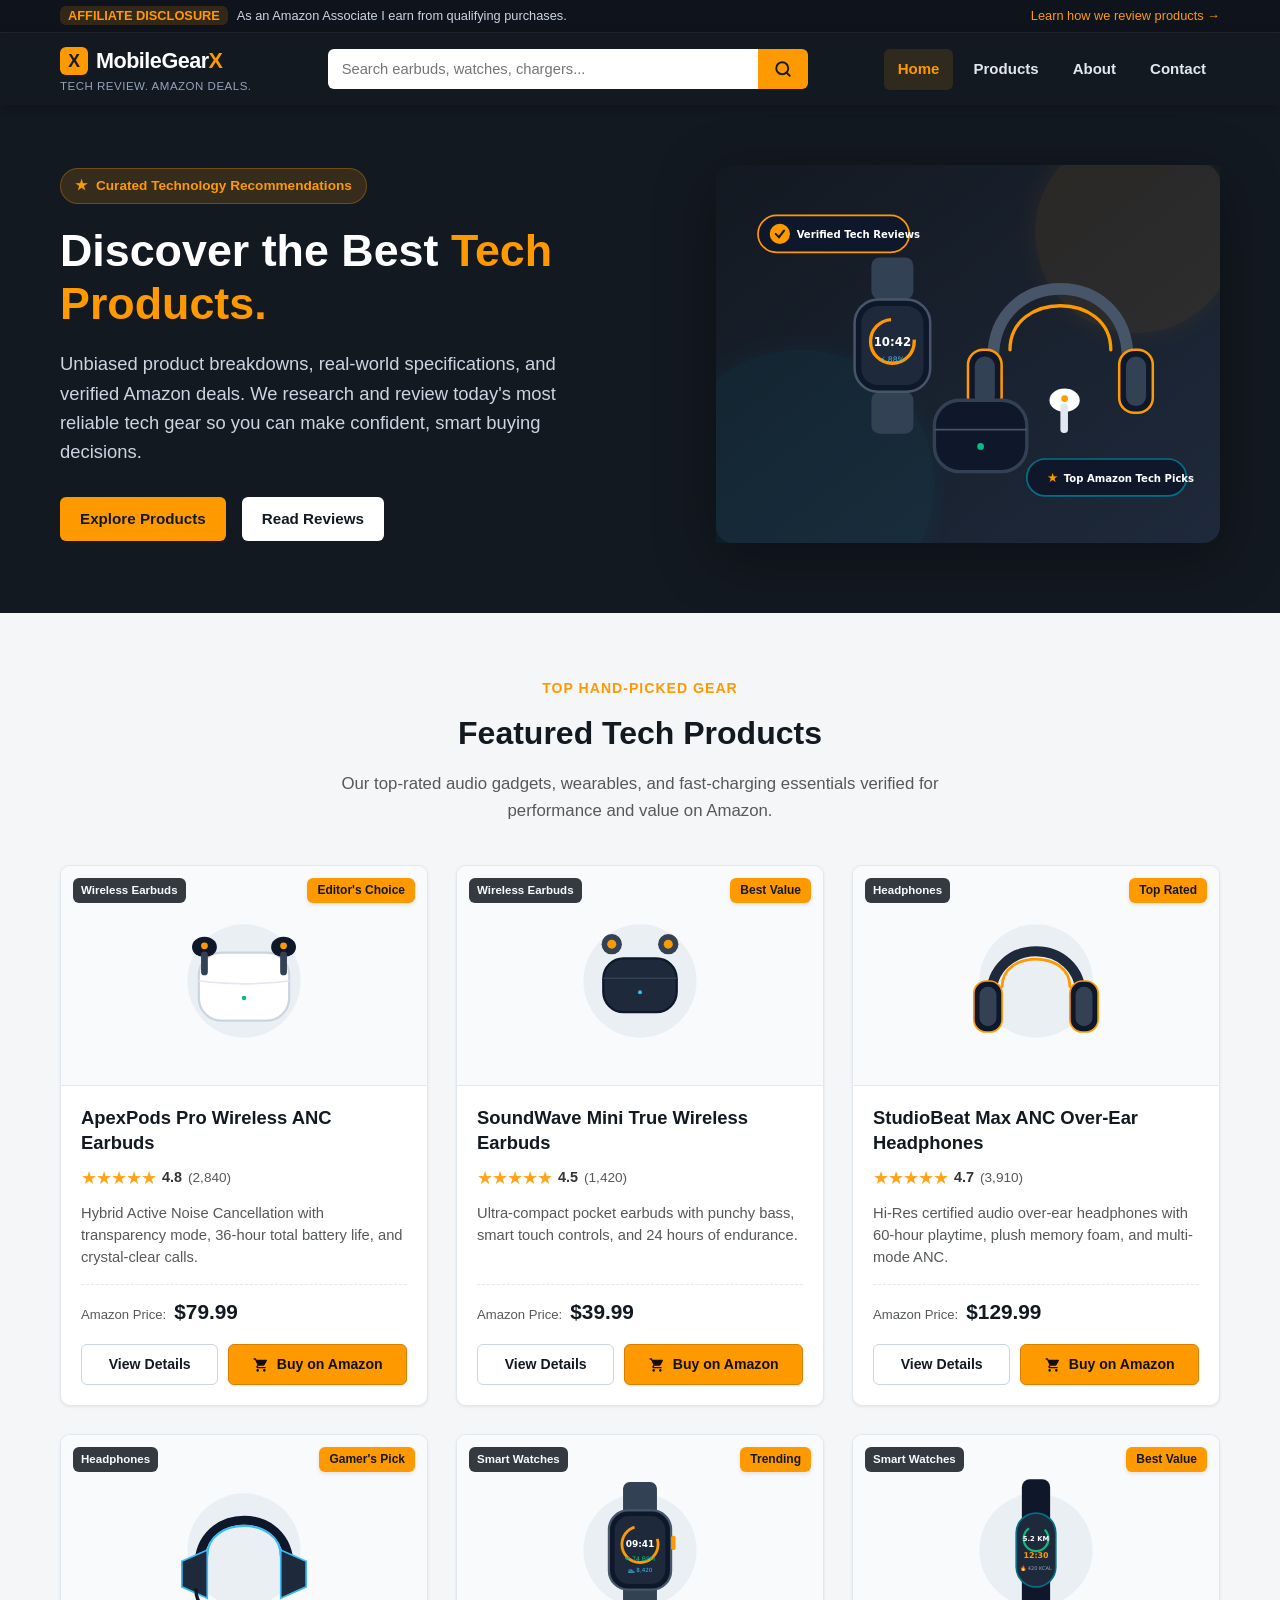
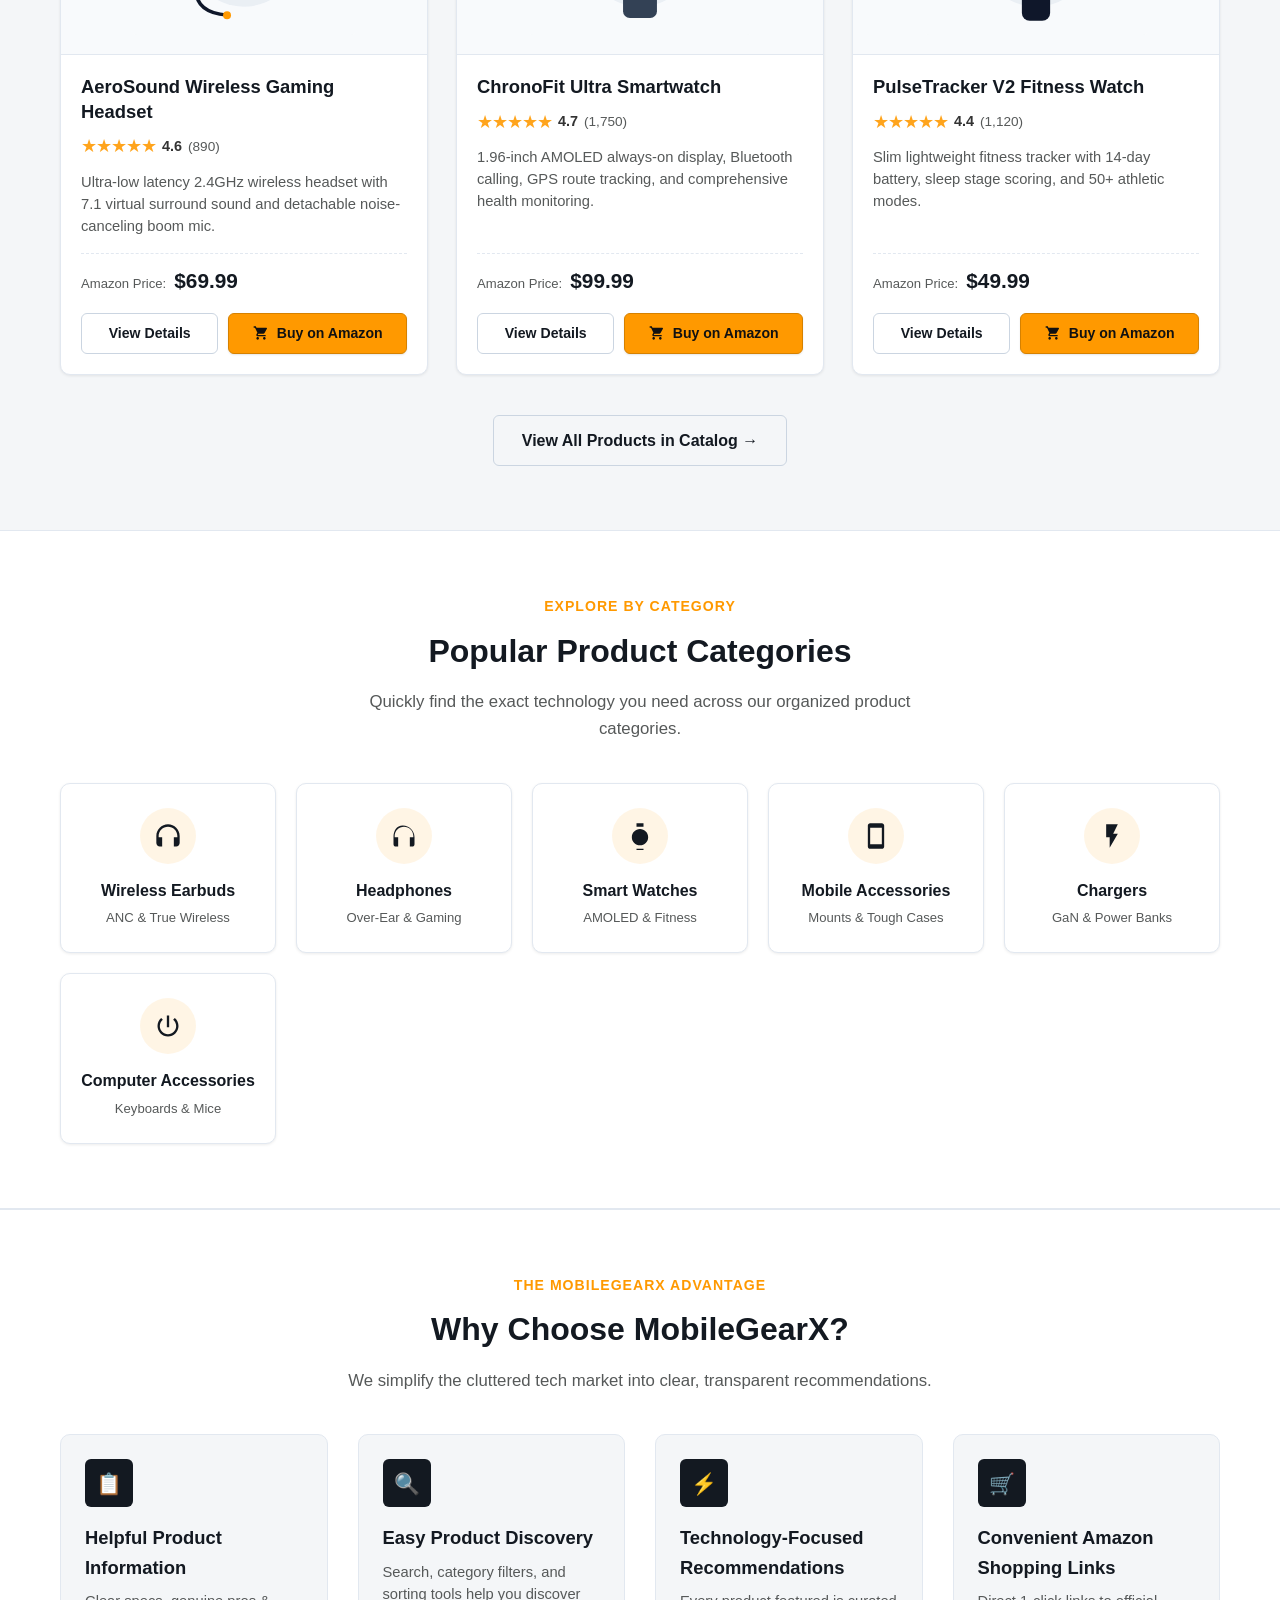
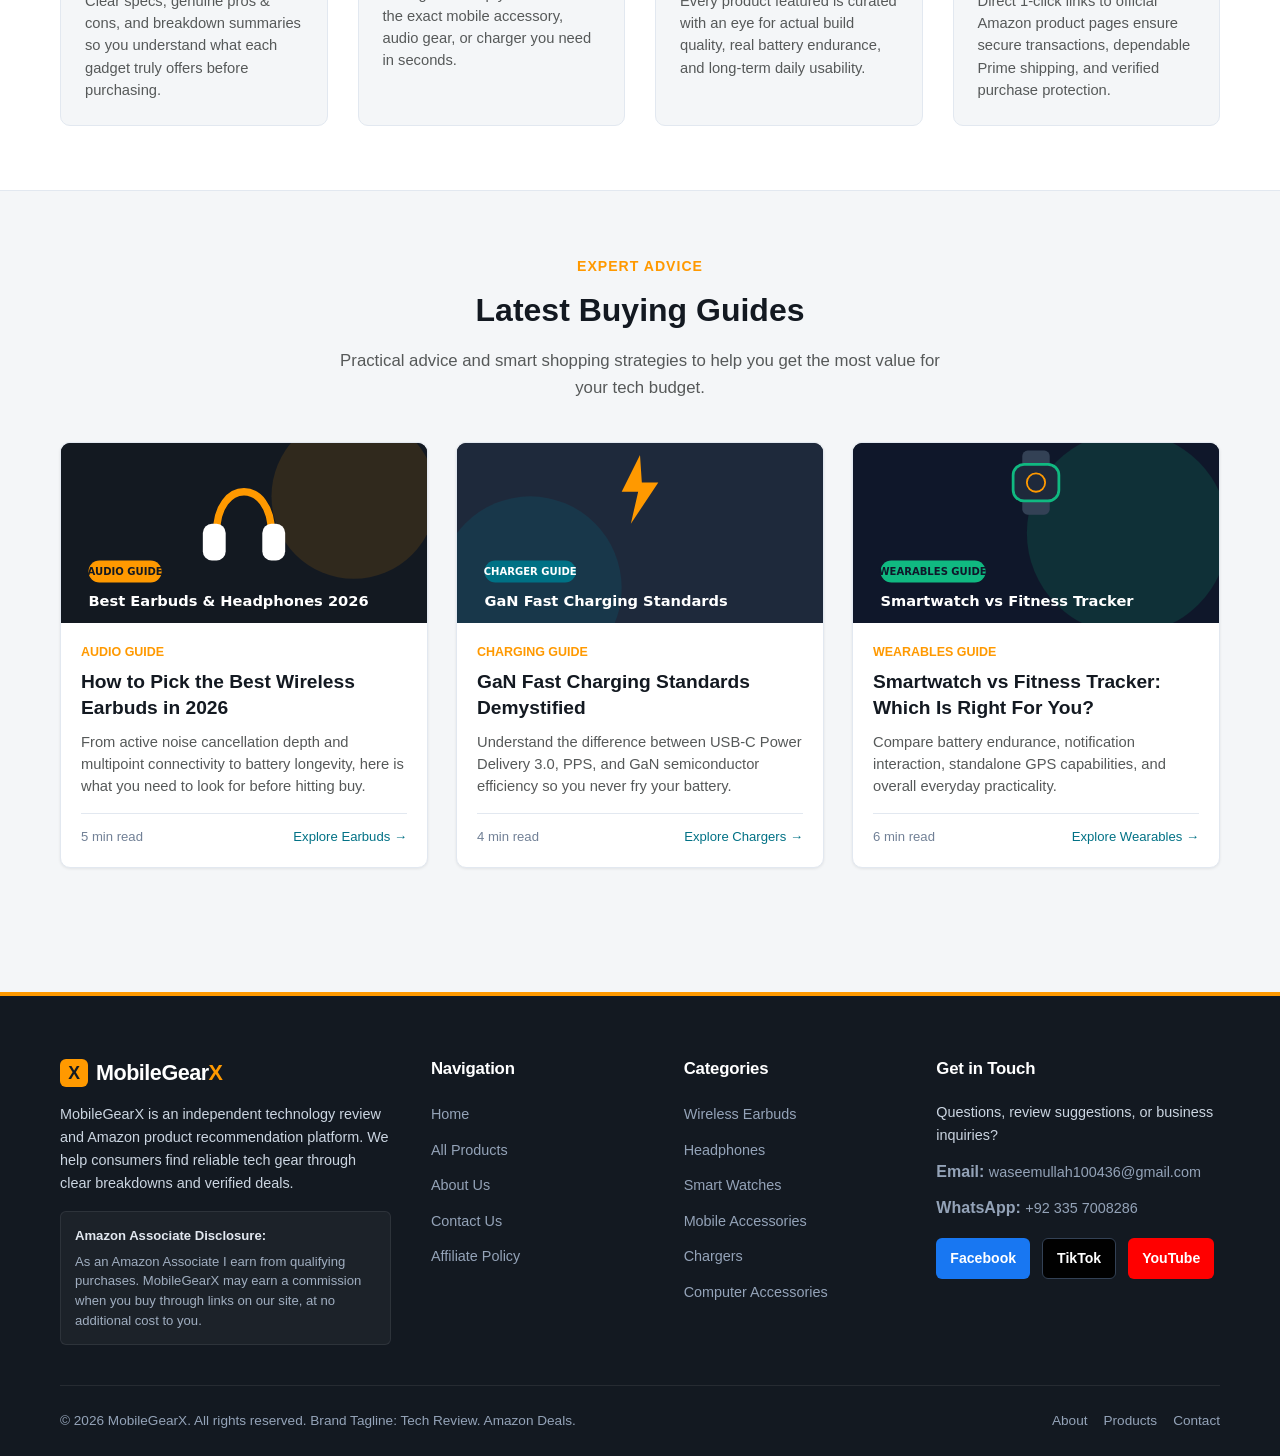
<file: index.html>
<!DOCTYPE html>
<html lang="en">
<head>
  <meta charset="UTF-8">
  <meta name="viewport" content="width=device-width, initial-scale=1.0">
  <title>MobileGearX – Tech Review. Amazon Deals.</title>
  <meta name="description" content="Discover honest tech product reviews, curated recommendations, and top Amazon deals for earbuds, headphones, smartwatches, chargers, and accessories.">
  <link rel="stylesheet" href="style.css">
</head>
<body>

  <!-- Top Affiliate Notice Bar -->
  <aside class="top-notice-bar" aria-label="Affiliate Notice">
    <div class="container notice-inner">
      <div>
        <span class="notice-badge">AFFILIATE DISCLOSURE</span>
        <span class="notice-disclaimer">As an Amazon Associate I earn from qualifying purchases.</span>
      </div>
      <div>
        <a href="about.html#affiliate-disclosure" class="notice-link">Learn how we review products &rarr;</a>
      </div>
    </div>
  </aside>

  <!-- Sticky Header & Navigation -->
  <header class="site-header">
    <div class="container header-inner">
      <!-- Logo & Brand -->
      <a href="index.html" class="brand-link" aria-label="MobileGearX Home">
        <div class="brand-logo">
          <div class="brand-icon">X</div>
          <span class="brand-name">MobileGear<span class="brand-highlight">X</span></span>
        </div>
        <span class="brand-tagline">Tech Review. Amazon Deals.</span>
      </a>

      <!-- Functional Global Search -->
      <div class="header-search">
        <form class="header-search-form" role="search">
          <input type="search" class="header-search-input" placeholder="Search earbuds, watches, chargers..." aria-label="Search tech products">
          <button type="submit" class="header-search-btn" aria-label="Submit search">
            <svg viewBox="0 0 24 24" width="18" height="18" fill="none" stroke="currentColor" stroke-width="2.5" stroke-linecap="round" stroke-linejoin="round">
              <circle cx="11" cy="11" r="8"></circle>
              <line x1="21" y1="21" x2="16.65" y2="16.65"></line>
            </svg>
          </button>
        </form>
      </div>

      <!-- Navigation Links -->
      <nav class="main-nav" id="mainNav" aria-label="Main Navigation">
        <ul class="nav-list">
          <li><a href="index.html" class="nav-link active">Home</a></li>
          <li><a href="products.html" class="nav-link">Products</a></li>
          <li><a href="about.html" class="nav-link">About</a></li>
          <li><a href="contact.html" class="nav-link">Contact</a></li>
        </ul>
      </nav>

      <!-- Mobile Hamburger Button -->
      <button class="mobile-toggle" id="mobileMenuToggle" aria-label="Toggle navigation menu" aria-expanded="false">
        <svg viewBox="0 0 24 24" width="28" height="28" fill="none" stroke="currentColor" stroke-width="2" stroke-linecap="round">
          <line x1="3" y1="12" x2="21" y2="12"></line>
          <line x1="3" y1="6" x2="21" y2="6"></line>
          <line x1="3" y1="18" x2="21" y2="18"></line>
        </svg>
      </button>
    </div>
  </header>

  <!-- Hero Section -->
  <section class="hero-section">
    <div class="container hero-grid">
      <div class="hero-text-content">
        <div class="hero-badge">
          <span>★</span> Curated Technology Recommendations
        </div>
        <h1 class="hero-title">Discover the Best <span class="hero-highlight">Tech Products.</span></h1>
        <p class="hero-description">
          Unbiased product breakdowns, real-world specifications, and verified Amazon deals. We research and review today's most reliable tech gear so you can make confident, smart buying decisions.
        </p>
        <div class="hero-actions">
          <a href="products.html" class="btn btn-primary">Explore Products</a>
          <a href="#featured-products" class="btn btn-light">Read Reviews</a>
        </div>
      </div>
      <div class="hero-image-wrap">
        <img src="images/hero-tech.svg" alt="MobileGearX Tech Showcase featuring Smartwatch, ANC Headphones, and Earbuds" class="hero-img" width="560" height="420">
      </div>
    </div>
  </section>

  <!-- Featured Products Section -->
  <section class="section-padding" id="featured-products">
    <div class="container">
      <div class="section-header">
        <span class="section-subtitle">Top Hand-Picked Gear</span>
        <h2 class="section-title">Featured Tech Products</h2>
        <p class="section-desc">Our top-rated audio gadgets, wearables, and fast-charging essentials verified for performance and value on Amazon.</p>
      </div>

      <!-- Injected dynamically via script.js -->
      <div class="products-grid" id="featuredProductsGrid"></div>

      <div style="text-align: center; margin-top: 40px;">
        <a href="products.html" class="btn btn-outline" style="padding: 12px 28px; font-size: 1rem;">
          View All Products in Catalog &rarr;
        </a>
      </div>
    </div>
  </section>

  <!-- Categories Section -->
  <section class="section-padding" style="background-color: var(--color-white); border-top: 1px solid var(--color-border); border-bottom: 1px solid var(--color-border);">
    <div class="container">
      <div class="section-header">
        <span class="section-subtitle">Explore By Category</span>
        <h2 class="section-title">Popular Product Categories</h2>
        <p class="section-desc">Quickly find the exact technology you need across our organized product categories.</p>
      </div>

      <div class="categories-grid">
        <!-- 1. Wireless Earbuds -->
        <a href="products.html?category=Wireless%20Earbuds" class="category-card">
          <div class="category-icon">
            <svg viewBox="0 0 24 24" width="28" height="28" fill="currentColor">
              <path d="M12 2C6.48 2 2 6.48 2 12v6c0 1.66 1.34 3 3 3h2v-8H4v-1c0-4.41 3.59-8 8-8s8 3.59 8 8v1h-3v8h2c1.66 0 3-1.34 3-3v-6c0-5.52-4.48-10-10-10z"/>
            </svg>
          </div>
          <h3 class="category-name">Wireless Earbuds</h3>
          <span class="category-sub">ANC &amp; True Wireless</span>
        </a>

        <!-- 2. Headphones -->
        <a href="products.html?category=Headphones" class="category-card">
          <div class="category-icon">
            <svg viewBox="0 0 24 24" width="28" height="28" fill="currentColor">
              <path d="M3 13v6c0 1.1.9 2 2 2h2v-8H4v-1c0-4.42 3.58-8 8-8s8 3.58 8 8v1h-3v8h2c1.1 0 2-.9 2-2v-6c0-5.52-4.48-10-10-10S3 7.48 3 13z"/>
            </svg>
          </div>
          <h3 class="category-name">Headphones</h3>
          <span class="category-sub">Over-Ear &amp; Gaming</span>
        </a>

        <!-- 3. Smart Watches -->
        <a href="products.html?category=Smart%20Watches" class="category-card">
          <div class="category-icon">
            <svg viewBox="0 0 24 24" width="28" height="28" fill="currentColor">
              <path d="M15 1H9v3h6V1zm-3 5c-3.86 0-7 3.14-7 7s3.14 7 7 7 7-3.14 7-7-3.14-7-7-7zm3 17H9v3h6v-3z"/>
            </svg>
          </div>
          <h3 class="category-name">Smart Watches</h3>
          <span class="category-sub">AMOLED &amp; Fitness</span>
        </a>

        <!-- 4. Mobile Accessories -->
        <a href="products.html?category=Mobile%20Accessories" class="category-card">
          <div class="category-icon">
            <svg viewBox="0 0 24 24" width="28" height="28" fill="currentColor">
              <path d="M17 1.01L7 1c-1.1 0-2 .9-2 2v18c0 1.1.9 2 2 2h10c1.1 0 2-.9 2-2V3c0-1.1-.9-1.99-2-1.99zM17 19H7V5h10v14z"/>
            </svg>
          </div>
          <h3 class="category-name">Mobile Accessories</h3>
          <span class="category-sub">Mounts &amp; Tough Cases</span>
        </a>

        <!-- 5. Chargers -->
        <a href="products.html?category=Chargers" class="category-card">
          <div class="category-icon">
            <svg viewBox="0 0 24 24" width="28" height="28" fill="currentColor">
              <path d="M7 2v11h3v9l7-12h-4l4-8z"/>
            </svg>
          </div>
          <h3 class="category-name">Chargers</h3>
          <span class="category-sub">GaN &amp; Power Banks</span>
        </a>

        <!-- 6. Computer Accessories -->
        <a href="products.html?category=Computer%20Accessories" class="category-card">
          <div class="category-icon">
            <svg viewBox="0 0 24 24" width="28" height="28" fill="currentColor">
              <path d="M13 3h-2v10h2V3zm4.83 2.17l-1.42 1.42C17.99 7.86 19 9.81 19 12c0 3.87-3.13 7-7 7s-7-3.13-7-7c0-2.19 1.01-4.14 2.58-5.42L6.17 5.17C4.23 6.82 3 9.26 3 12c0 4.97 4.03 9 9 9s9-4.03 9-9c0-2.74-1.23-5.18-3.17-6.83z"/>
            </svg>
          </div>
          <h3 class="category-name">Computer Accessories</h3>
          <span class="category-sub">Keyboards &amp; Mice</span>
        </a>
      </div>
    </div>
  </section>

  <!-- Why Choose MobileGearX -->
  <section class="section-padding why-section">
    <div class="container">
      <div class="section-header">
        <span class="section-subtitle">The MobileGearX Advantage</span>
        <h2 class="section-title">Why Choose MobileGearX?</h2>
        <p class="section-desc">We simplify the cluttered tech market into clear, transparent recommendations.</p>
      </div>

      <div class="features-grid">
        <div class="feature-box">
          <div class="feature-icon-wrap">📋</div>
          <h3 class="feature-title">Helpful Product Information</h3>
          <p class="feature-text">Clear specs, genuine pros &amp; cons, and breakdown summaries so you understand what each gadget truly offers before purchasing.</p>
        </div>

        <div class="feature-box">
          <div class="feature-icon-wrap">🔍</div>
          <h3 class="feature-title">Easy Product Discovery</h3>
          <p class="feature-text">Search, category filters, and sorting tools help you discover the exact mobile accessory, audio gear, or charger you need in seconds.</p>
        </div>

        <div class="feature-box">
          <div class="feature-icon-wrap">⚡</div>
          <h3 class="feature-title">Technology-Focused Recommendations</h3>
          <p class="feature-text">Every product featured is curated with an eye for actual build quality, real battery endurance, and long-term daily usability.</p>
        </div>

        <div class="feature-box">
          <div class="feature-icon-wrap">🛒</div>
          <h3 class="feature-title">Convenient Amazon Shopping Links</h3>
          <p class="feature-text">Direct 1-click links to official Amazon product pages ensure secure transactions, dependable Prime shipping, and verified purchase protection.</p>
        </div>
      </div>
    </div>
  </section>

  <!-- Latest Buying Guides -->
  <section class="section-padding">
    <div class="container">
      <div class="section-header">
        <span class="section-subtitle">Expert Advice</span>
        <h2 class="section-title">Latest Buying Guides</h2>
        <p class="section-desc">Practical advice and smart shopping strategies to help you get the most value for your tech budget.</p>
      </div>

      <div class="guides-grid">
        <!-- Guide 1 -->
        <article class="guide-card">
          <div class="guide-img-box">
            <img src="images/guide-earbuds.svg" alt="Wireless Earbuds Buying Guide" loading="lazy">
          </div>
          <div class="guide-body">
            <span class="guide-tag">Audio Guide</span>
            <h3 class="guide-title">How to Pick the Best Wireless Earbuds in 2026</h3>
            <p class="guide-summary">From active noise cancellation depth and multipoint connectivity to battery longevity, here is what you need to look for before hitting buy.</p>
            <div class="guide-meta">
              <span>5 min read</span>
              <a href="products.html?category=Wireless%20Earbuds">Explore Earbuds &rarr;</a>
            </div>
          </div>
        </article>

        <!-- Guide 2 -->
        <article class="guide-card">
          <div class="guide-img-box">
            <img src="images/guide-charger.svg" alt="GaN Fast Charging Guide" loading="lazy">
          </div>
          <div class="guide-body">
            <span class="guide-tag">Charging Guide</span>
            <h3 class="guide-title">GaN Fast Charging Standards Demystified</h3>
            <p class="guide-summary">Understand the difference between USB-C Power Delivery 3.0, PPS, and GaN semiconductor efficiency so you never fry your battery.</p>
            <div class="guide-meta">
              <span>4 min read</span>
              <a href="products.html?category=Chargers">Explore Chargers &rarr;</a>
            </div>
          </div>
        </article>

        <!-- Guide 3 -->
        <article class="guide-card">
          <div class="guide-img-box">
            <img src="images/guide-watch.svg" alt="Smartwatch vs Fitness Tracker Guide" loading="lazy">
          </div>
          <div class="guide-body">
            <span class="guide-tag">Wearables Guide</span>
            <h3 class="guide-title">Smartwatch vs Fitness Tracker: Which Is Right For You?</h3>
            <p class="guide-summary">Compare battery endurance, notification interaction, standalone GPS capabilities, and overall everyday practicality.</p>
            <div class="guide-meta">
              <span>6 min read</span>
              <a href="products.html?category=Smart%20Watches">Explore Wearables &rarr;</a>
            </div>
          </div>
        </article>
      </div>
    </div>
  </section>

  <!-- Comprehensive Footer -->
  <footer class="site-footer">
    <div class="container">
      <div class="footer-grid">
        <!-- Col 1: Brand Info -->
        <div class="footer-col">
          <div class="brand-logo" style="margin-bottom: 12px;">
            <div class="brand-icon">X</div>
            <span class="brand-name">MobileGear<span class="brand-highlight">X</span></span>
          </div>
          <p class="footer-desc">
            MobileGearX is an independent technology review and Amazon product recommendation platform. We help consumers find reliable tech gear through clear breakdowns and verified deals.
          </p>
          <div class="footer-affiliate-box">
            <strong class="footer-affiliate-strong">Amazon Associate Disclosure:</strong>
            As an Amazon Associate I earn from qualifying purchases. MobileGearX may earn a commission when you buy through links on our site, at no additional cost to you.
          </div>
        </div>

        <!-- Col 2: Quick Links -->
        <div class="footer-col">
          <h4>Navigation</h4>
          <ul class="footer-links">
            <li><a href="index.html">Home</a></li>
            <li><a href="products.html">All Products</a></li>
            <li><a href="about.html">About Us</a></li>
            <li><a href="contact.html">Contact Us</a></li>
            <li><a href="about.html#affiliate-disclosure">Affiliate Policy</a></li>
          </ul>
        </div>

        <!-- Col 3: Categories -->
        <div class="footer-col">
          <h4>Categories</h4>
          <ul class="footer-links">
            <li><a href="products.html?category=Wireless%20Earbuds">Wireless Earbuds</a></li>
            <li><a href="products.html?category=Headphones">Headphones</a></li>
            <li><a href="products.html?category=Smart%20Watches">Smart Watches</a></li>
            <li><a href="products.html?category=Mobile%20Accessories">Mobile Accessories</a></li>
            <li><a href="products.html?category=Chargers">Chargers</a></li>
            <li><a href="products.html?category=Computer%20Accessories">Computer Accessories</a></li>
          </ul>
        </div>

        <!-- Col 4: Contact & Socials -->
        <div class="footer-col">
          <h4>Get in Touch</h4>
          <p class="footer-desc" style="margin-bottom: 12px;">
            Questions, review suggestions, or business inquiries?
          </p>
          <ul class="footer-links" style="margin-bottom: 18px;">
            <li><strong>Email:</strong> <a href="mailto:waseemullah100436@gmail.com">waseemullah100436@gmail.com</a></li>
            <li><strong>WhatsApp:</strong> <a href="https://wa.me/923357008286" target="_blank" rel="noopener noreferrer">+92 335 7008286</a></li>
          </ul>
          <div class="social-buttons">
            <a href="https://www.facebook.com/share/1NwS8vJHuy/" target="_blank" rel="noopener noreferrer" class="social-btn social-facebook" title="Follow MobileGearX on Facebook">
              Facebook
            </a>
            <a href="https://www.tiktok.com/@futureking2007" target="_blank" rel="noopener noreferrer" class="social-btn social-tiktok" title="Follow MobileGearX on TikTok">
              TikTok
            </a>
            <a href="https://youtube.com/@waseemullah-n8q" target="_blank" rel="noopener noreferrer" class="social-btn social-youtube" title="Subscribe to MobileGearX on YouTube">
              YouTube
            </a>
          </div>
        </div>
      </div>

      <!-- Bottom Bar -->
      <div class="footer-bottom">
        <div>
          &copy; 2026 MobileGearX. All rights reserved. Brand Tagline: Tech Review. Amazon Deals.
        </div>
        <div class="footer-bottom-links">
          <a href="about.html">About</a>
          <a href="products.html">Products</a>
          <a href="contact.html">Contact</a>
        </div>
      </div>
    </div>
  </footer>

  <script src="script.js"></script>
</body>
</html>
</file>
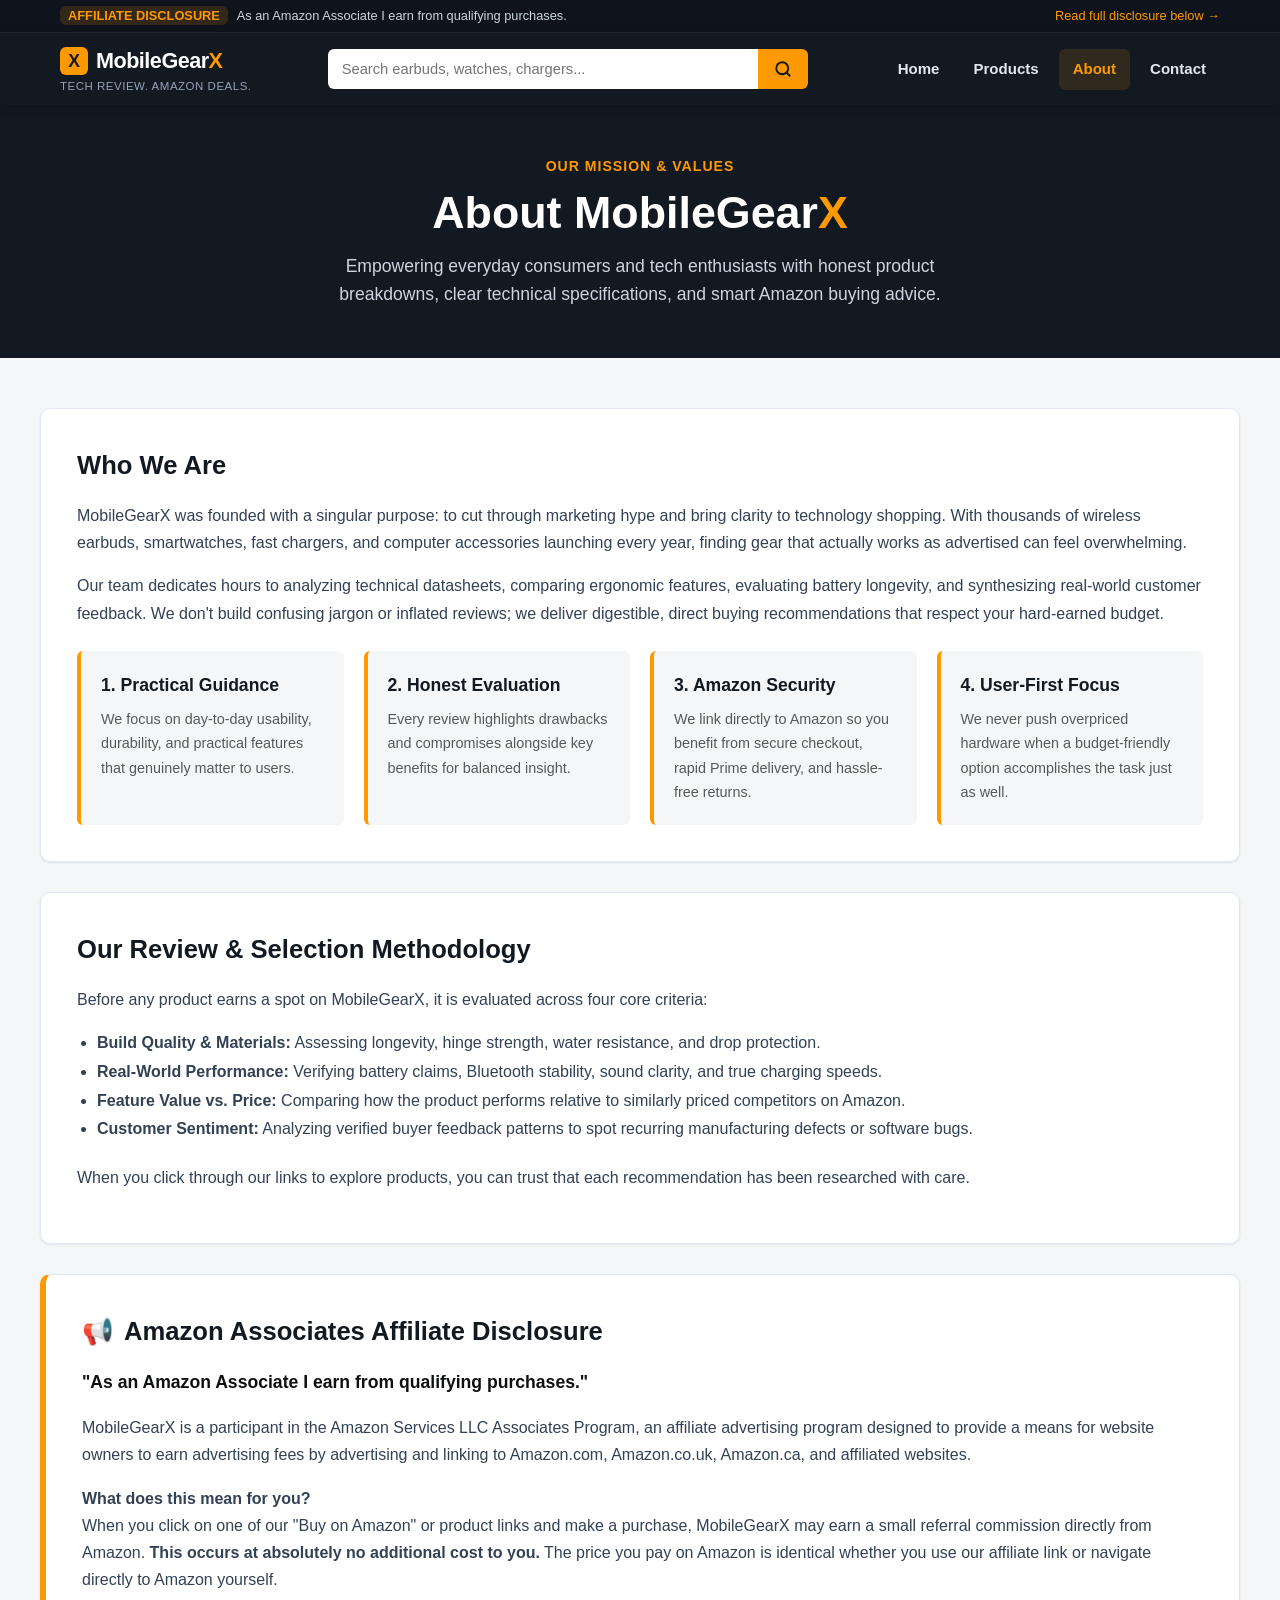
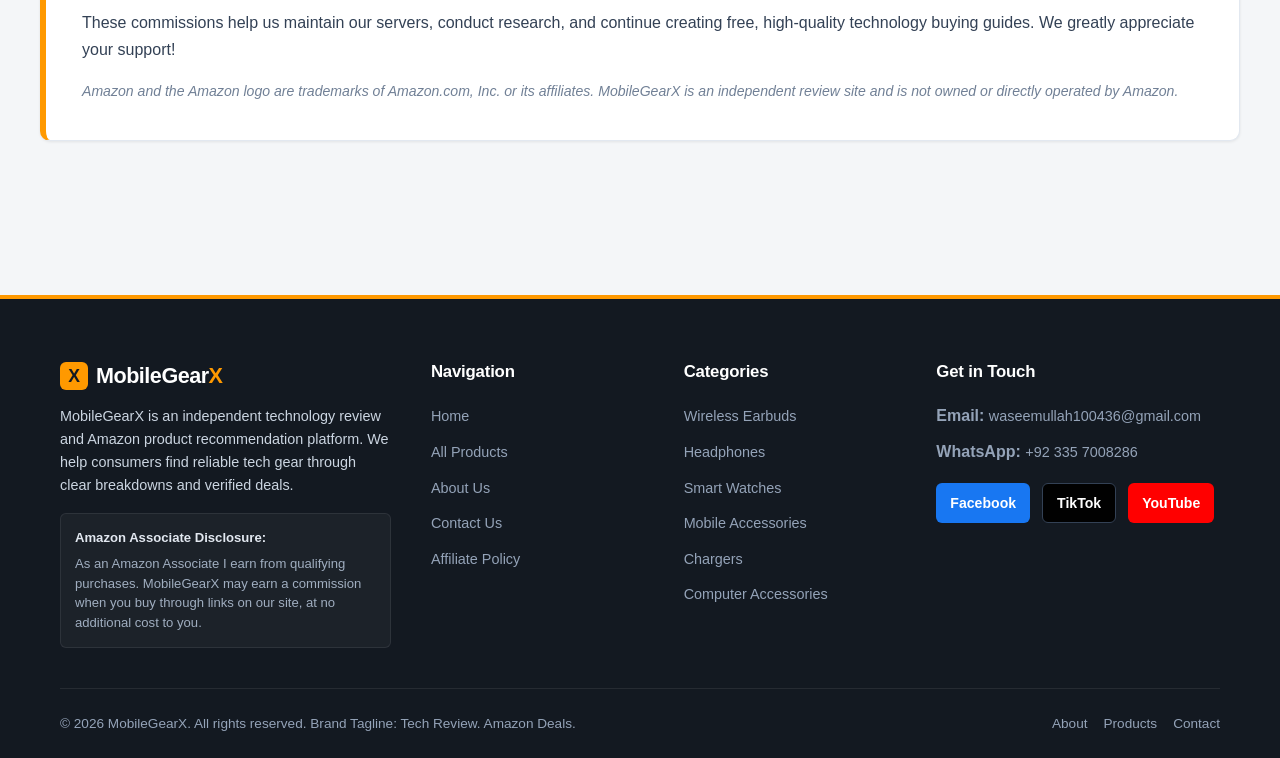
<file: about.html>
<!DOCTYPE html>
<html lang="en">
<head>
  <meta charset="UTF-8">
  <meta name="viewport" content="width=device-width, initial-scale=1.0">
  <title>About Us &amp; Affiliate Disclosure | MobileGearX</title>
  <meta name="description" content="Learn about MobileGearX's mission to provide honest tech reviews, reliable buying guides, and curated Amazon product recommendations.">
  <link rel="stylesheet" href="style.css">
</head>
<body>

  <!-- Top Affiliate Notice Bar -->
  <aside class="top-notice-bar" aria-label="Affiliate Notice">
    <div class="container notice-inner">
      <div>
        <span class="notice-badge">AFFILIATE DISCLOSURE</span>
        <span class="notice-disclaimer">As an Amazon Associate I earn from qualifying purchases.</span>
      </div>
      <div>
        <a href="#affiliate-disclosure" class="notice-link">Read full disclosure below &rarr;</a>
      </div>
    </div>
  </aside>

  <!-- Sticky Header & Navigation -->
  <header class="site-header">
    <div class="container header-inner">
      <!-- Logo & Brand -->
      <a href="index.html" class="brand-link" aria-label="MobileGearX Home">
        <div class="brand-logo">
          <div class="brand-icon">X</div>
          <span class="brand-name">MobileGear<span class="brand-highlight">X</span></span>
        </div>
        <span class="brand-tagline">Tech Review. Amazon Deals.</span>
      </a>

      <!-- Functional Global Search -->
      <div class="header-search">
        <form class="header-search-form" role="search">
          <input type="search" class="header-search-input" placeholder="Search earbuds, watches, chargers..." aria-label="Search tech products">
          <button type="submit" class="header-search-btn" aria-label="Submit search">
            <svg viewBox="0 0 24 24" width="18" height="18" fill="none" stroke="currentColor" stroke-width="2.5" stroke-linecap="round" stroke-linejoin="round">
              <circle cx="11" cy="11" r="8"></circle>
              <line x1="21" y1="21" x2="16.65" y2="16.65"></line>
            </svg>
          </button>
        </form>
      </div>

      <!-- Navigation Links -->
      <nav class="main-nav" id="mainNav" aria-label="Main Navigation">
        <ul class="nav-list">
          <li><a href="index.html" class="nav-link">Home</a></li>
          <li><a href="products.html" class="nav-link">Products</a></li>
          <li><a href="about.html" class="nav-link active">About</a></li>
          <li><a href="contact.html" class="nav-link">Contact</a></li>
        </ul>
      </nav>

      <!-- Mobile Hamburger Button -->
      <button class="mobile-toggle" id="mobileMenuToggle" aria-label="Toggle navigation menu" aria-expanded="false">
        <svg viewBox="0 0 24 24" width="28" height="28" fill="none" stroke="currentColor" stroke-width="2" stroke-linecap="round">
          <line x1="3" y1="12" x2="21" y2="12"></line>
          <line x1="3" y1="6" x2="21" y2="6"></line>
          <line x1="3" y1="18" x2="21" y2="18"></line>
        </svg>
      </button>
    </div>
  </header>

  <!-- About Hero -->
  <section class="about-hero">
    <div class="container">
      <span class="section-subtitle">Our Mission &amp; Values</span>
      <h1 class="hero-title" style="margin-bottom: 12px;">About MobileGear<span class="hero-highlight">X</span></h1>
      <p style="max-width: 650px; margin: 0 auto; color: #CBD5E1; font-size: 1.1rem;">
        Empowering everyday consumers and tech enthusiasts with honest product breakdowns, clear technical specifications, and smart Amazon buying advice.
      </p>
    </div>
  </section>

  <!-- About Content Section -->
  <main class="container section-padding" style="padding-top: 50px;">
    
    <!-- Who We Are -->
    <article class="about-card">
      <h2>Who We Are</h2>
      <p>
        MobileGearX was founded with a singular purpose: to cut through marketing hype and bring clarity to technology shopping. With thousands of wireless earbuds, smartwatches, fast chargers, and computer accessories launching every year, finding gear that actually works as advertised can feel overwhelming.
      </p>
      <p>
        Our team dedicates hours to analyzing technical datasheets, comparing ergonomic features, evaluating battery longevity, and synthesizing real-world customer feedback. We don't build confusing jargon or inflated reviews; we deliver digestible, direct buying recommendations that respect your hard-earned budget.
      </p>

      <div class="values-grid">
        <div class="value-item">
          <h3>1. Practical Guidance</h3>
          <p>We focus on day-to-day usability, durability, and practical features that genuinely matter to users.</p>
        </div>
        <div class="value-item">
          <h3>2. Honest Evaluation</h3>
          <p>Every review highlights drawbacks and compromises alongside key benefits for balanced insight.</p>
        </div>
        <div class="value-item">
          <h3>3. Amazon Security</h3>
          <p>We link directly to Amazon so you benefit from secure checkout, rapid Prime delivery, and hassle-free returns.</p>
        </div>
        <div class="value-item">
          <h3>4. User-First Focus</h3>
          <p>We never push overpriced hardware when a budget-friendly option accomplishes the task just as well.</p>
        </div>
      </div>
    </article>

    <!-- How We Review Products -->
    <article class="about-card">
      <h2>Our Review &amp; Selection Methodology</h2>
      <p>
        Before any product earns a spot on MobileGearX, it is evaluated across four core criteria:
      </p>
      <ul style="list-style: disc; margin-left: 20px; color: #334155; line-height: 1.8; margin-bottom: 20px;">
        <li><strong>Build Quality &amp; Materials:</strong> Assessing longevity, hinge strength, water resistance, and drop protection.</li>
        <li><strong>Real-World Performance:</strong> Verifying battery claims, Bluetooth stability, sound clarity, and true charging speeds.</li>
        <li><strong>Feature Value vs. Price:</strong> Comparing how the product performs relative to similarly priced competitors on Amazon.</li>
        <li><strong>Customer Sentiment:</strong> Analyzing verified buyer feedback patterns to spot recurring manufacturing defects or software bugs.</li>
      </ul>
      <p>
        When you click through our links to explore products, you can trust that each recommendation has been researched with care.
      </p>
    </article>

    <!-- Official Amazon Affiliate Disclosure Section -->
    <article class="about-card" id="affiliate-disclosure" style="border-left: 6px solid var(--color-orange);">
      <h2 style="color: var(--color-navy); display: flex; align-items: center; gap: 10px;">
        <span>📢</span> Amazon Associates Affiliate Disclosure
      </h2>
      <p style="font-weight: 700; color: #0F1111; font-size: 1.1rem;">
        "As an Amazon Associate I earn from qualifying purchases."
      </p>
      <p>
        MobileGearX is a participant in the Amazon Services LLC Associates Program, an affiliate advertising program designed to provide a means for website owners to earn advertising fees by advertising and linking to Amazon.com, Amazon.co.uk, Amazon.ca, and affiliated websites.
      </p>
      <p>
        <strong>What does this mean for you?</strong><br>
        When you click on one of our "Buy on Amazon" or product links and make a purchase, MobileGearX may earn a small referral commission directly from Amazon. <strong>This occurs at absolutely no additional cost to you.</strong> The price you pay on Amazon is identical whether you use our affiliate link or navigate directly to Amazon yourself.
      </p>
      <p>
        These commissions help us maintain our servers, conduct research, and continue creating free, high-quality technology buying guides. We greatly appreciate your support!
      </p>
      <p style="font-size: 0.88rem; color: #718096; margin-bottom: 0;">
        <em>Amazon and the Amazon logo are trademarks of Amazon.com, Inc. or its affiliates. MobileGearX is an independent review site and is not owned or directly operated by Amazon.</em>
      </p>
    </article>

  </main>

  <!-- Comprehensive Footer -->
  <footer class="site-footer">
    <div class="container">
      <div class="footer-grid">
        <!-- Col 1: Brand Info -->
        <div class="footer-col">
          <div class="brand-logo" style="margin-bottom: 12px;">
            <div class="brand-icon">X</div>
            <span class="brand-name">MobileGear<span class="brand-highlight">X</span></span>
          </div>
          <p class="footer-desc">
            MobileGearX is an independent technology review and Amazon product recommendation platform. We help consumers find reliable tech gear through clear breakdowns and verified deals.
          </p>
          <div class="footer-affiliate-box">
            <strong class="footer-affiliate-strong">Amazon Associate Disclosure:</strong>
            As an Amazon Associate I earn from qualifying purchases. MobileGearX may earn a commission when you buy through links on our site, at no additional cost to you.
          </div>
        </div>

        <!-- Col 2: Quick Links -->
        <div class="footer-col">
          <h4>Navigation</h4>
          <ul class="footer-links">
            <li><a href="index.html">Home</a></li>
            <li><a href="products.html">All Products</a></li>
            <li><a href="about.html">About Us</a></li>
            <li><a href="contact.html">Contact Us</a></li>
            <li><a href="about.html#affiliate-disclosure">Affiliate Policy</a></li>
          </ul>
        </div>

        <!-- Col 3: Categories -->
        <div class="footer-col">
          <h4>Categories</h4>
          <ul class="footer-links">
            <li><a href="products.html?category=Wireless%20Earbuds">Wireless Earbuds</a></li>
            <li><a href="products.html?category=Headphones">Headphones</a></li>
            <li><a href="products.html?category=Smart%20Watches">Smart Watches</a></li>
            <li><a href="products.html?category=Mobile%20Accessories">Mobile Accessories</a></li>
            <li><a href="products.html?category=Chargers">Chargers</a></li>
            <li><a href="products.html?category=Computer%20Accessories">Computer Accessories</a></li>
          </ul>
        </div>

        <!-- Col 4: Contact & Socials -->
        <div class="footer-col">
          <h4>Get in Touch</h4>
          <ul class="footer-links" style="margin-bottom: 18px;">
            <li><strong>Email:</strong> <a href="mailto:waseemullah100436@gmail.com">waseemullah100436@gmail.com</a></li>
            <li><strong>WhatsApp:</strong> <a href="https://wa.me/923357008286" target="_blank" rel="noopener noreferrer">+92 335 7008286</a></li>
          </ul>
          <div class="social-buttons">
            <a href="https://www.facebook.com/share/1NwS8vJHuy/" target="_blank" rel="noopener noreferrer" class="social-btn social-facebook" title="Follow MobileGearX on Facebook">
              Facebook
            </a>
            <a href="https://www.tiktok.com/@futureking2007" target="_blank" rel="noopener noreferrer" class="social-btn social-tiktok" title="Follow MobileGearX on TikTok">
              TikTok
            </a>
            <a href="https://youtube.com/@waseemullah-n8q" target="_blank" rel="noopener noreferrer" class="social-btn social-youtube" title="Subscribe to MobileGearX on YouTube">
              YouTube
            </a>
          </div>
        </div>
      </div>

      <!-- Bottom Bar -->
      <div class="footer-bottom">
        <div>
          &copy; 2026 MobileGearX. All rights reserved. Brand Tagline: Tech Review. Amazon Deals.
        </div>
        <div class="footer-bottom-links">
          <a href="about.html">About</a>
          <a href="products.html">Products</a>
          <a href="contact.html">Contact</a>
        </div>
      </div>
    </div>
  </footer>

  <script src="script.js"></script>
</body>
</html>
</file>
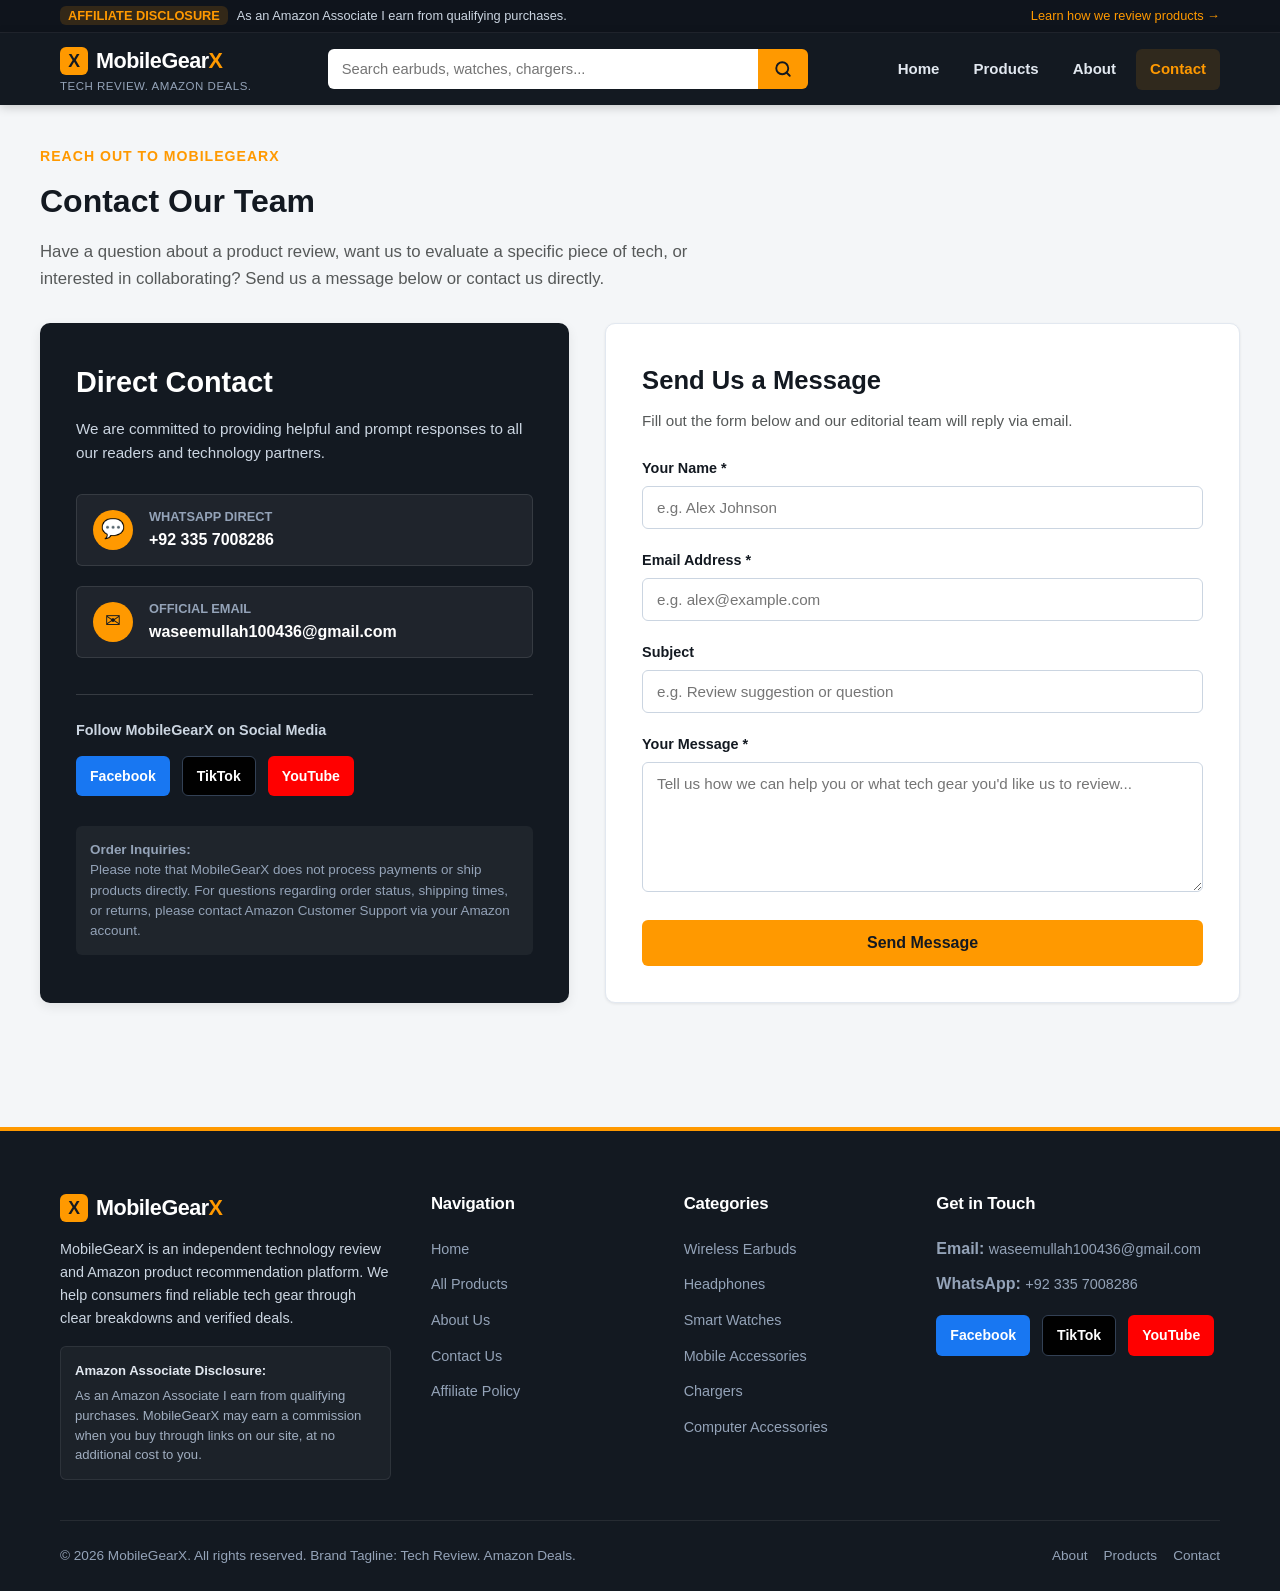
<file: contact.html>
<!DOCTYPE html>
<html lang="en">
<head>
  <meta charset="UTF-8">
  <meta name="viewport" content="width=device-width, initial-scale=1.0">
  <title>Contact Us | MobileGearX</title>
  <meta name="description" content="Get in touch with MobileGearX for product review inquiries, editorial suggestions, and technology recommendations.">
  <link rel="stylesheet" href="style.css">
</head>
<body>

  <!-- Top Affiliate Notice Bar -->
  <aside class="top-notice-bar" aria-label="Affiliate Notice">
    <div class="container notice-inner">
      <div>
        <span class="notice-badge">AFFILIATE DISCLOSURE</span>
        <span class="notice-disclaimer">As an Amazon Associate I earn from qualifying purchases.</span>
      </div>
      <div>
        <a href="about.html#affiliate-disclosure" class="notice-link">Learn how we review products &rarr;</a>
      </div>
    </div>
  </aside>

  <!-- Sticky Header & Navigation -->
  <header class="site-header">
    <div class="container header-inner">
      <!-- Logo & Brand -->
      <a href="index.html" class="brand-link" aria-label="MobileGearX Home">
        <div class="brand-logo">
          <div class="brand-icon">X</div>
          <span class="brand-name">MobileGear<span class="brand-highlight">X</span></span>
        </div>
        <span class="brand-tagline">Tech Review. Amazon Deals.</span>
      </a>

      <!-- Functional Global Search -->
      <div class="header-search">
        <form class="header-search-form" role="search">
          <input type="search" class="header-search-input" placeholder="Search earbuds, watches, chargers..." aria-label="Search tech products">
          <button type="submit" class="header-search-btn" aria-label="Submit search">
            <svg viewBox="0 0 24 24" width="18" height="18" fill="none" stroke="currentColor" stroke-width="2.5" stroke-linecap="round" stroke-linejoin="round">
              <circle cx="11" cy="11" r="8"></circle>
              <line x1="21" y1="21" x2="16.65" y2="16.65"></line>
            </svg>
          </button>
        </form>
      </div>

      <!-- Navigation Links -->
      <nav class="main-nav" id="mainNav" aria-label="Main Navigation">
        <ul class="nav-list">
          <li><a href="index.html" class="nav-link">Home</a></li>
          <li><a href="products.html" class="nav-link">Products</a></li>
          <li><a href="about.html" class="nav-link">About</a></li>
          <li><a href="contact.html" class="nav-link active">Contact</a></li>
        </ul>
      </nav>

      <!-- Mobile Hamburger Button -->
      <button class="mobile-toggle" id="mobileMenuToggle" aria-label="Toggle navigation menu" aria-expanded="false">
        <svg viewBox="0 0 24 24" width="28" height="28" fill="none" stroke="currentColor" stroke-width="2" stroke-linecap="round">
          <line x1="3" y1="12" x2="21" y2="12"></line>
          <line x1="3" y1="6" x2="21" y2="6"></line>
          <line x1="3" y1="18" x2="21" y2="18"></line>
        </svg>
      </button>
    </div>
  </header>

  <!-- Contact Section -->
  <main class="container section-padding" style="padding-top: 40px;">
    <div class="section-header" style="text-align: left; margin-bottom: 30px;">
      <span class="section-subtitle">Reach Out to MobileGearX</span>
      <h1 class="section-title">Contact Our Team</h1>
      <p class="section-desc" style="margin: 0; max-width: 650px;">
        Have a question about a product review, want us to evaluate a specific piece of tech, or interested in collaborating? Send us a message below or contact us directly.
      </p>
    </div>

    <div class="contact-layout">
      <!-- Left: Direct Channels & Social Profiles -->
      <div class="contact-info-card">
        <h2>Direct Contact</h2>
        <p>
          We are committed to providing helpful and prompt responses to all our readers and technology partners.
        </p>

        <div class="contact-channels">
          <!-- WhatsApp -->
          <a href="https://wa.me/923357008286" target="_blank" rel="noopener noreferrer" class="channel-item">
            <div class="channel-icon">💬</div>
            <div>
              <div class="channel-title">WhatsApp Direct</div>
              <div class="channel-detail">+92 335 7008286</div>
            </div>
          </a>

          <!-- Email -->
          <a href="mailto:waseemullah100436@gmail.com" class="channel-item">
            <div class="channel-icon">✉</div>
            <div>
              <div class="channel-title">Official Email</div>
              <div class="channel-detail">waseemullah100436@gmail.com</div>
            </div>
          </a>
        </div>

        <!-- Social Media Profiles -->
        <div class="social-links-wrap">
          <h3 class="social-title">Follow MobileGearX on Social Media</h3>
          <div class="social-buttons">
            <a href="https://www.facebook.com/share/1NwS8vJHuy/" target="_blank" rel="noopener noreferrer" class="social-btn social-facebook" title="Facebook Page">
              Facebook
            </a>
            <a href="https://www.tiktok.com/@futureking2007" target="_blank" rel="noopener noreferrer" class="social-btn social-tiktok" title="TikTok Profile">
              TikTok
            </a>
            <a href="https://youtube.com/@waseemullah-n8q" target="_blank" rel="noopener noreferrer" class="social-btn social-youtube" title="YouTube Channel">
              YouTube
            </a>
          </div>
        </div>

        <!-- Affiliate Support Note -->
        <div style="margin-top: 30px; padding: 14px; background-color: rgba(255, 255, 255, 0.05); border-radius: var(--radius-sm); font-size: 0.84rem; color: #94A3B8; line-height: 1.5;">
          <strong>Order Inquiries:</strong><br>
          Please note that MobileGearX does not process payments or ship products directly. For questions regarding order status, shipping times, or returns, please contact Amazon Customer Support via your Amazon account.
        </div>
      </div>

      <!-- Right: Interactive Contact Form -->
      <div class="contact-form-card">
        <h2>Send Us a Message</h2>
        <p>Fill out the form below and our editorial team will reply via email.</p>

        <!-- Feedback Alert Container -->
        <div id="contactFormAlert" class="form-alert" role="alert"></div>

        <form id="contactForm" novalidate>
          <div class="form-group">
            <label for="contactName" class="form-label">Your Name *</label>
            <input type="text" id="contactName" class="form-input" placeholder="e.g. Alex Johnson" required>
          </div>

          <div class="form-group">
            <label for="contactEmail" class="form-label">Email Address *</label>
            <input type="email" id="contactEmail" class="form-input" placeholder="e.g. alex@example.com" required>
          </div>

          <div class="form-group">
            <label for="contactSubject" class="form-label">Subject</label>
            <input type="text" id="contactSubject" class="form-input" placeholder="e.g. Review suggestion or question">
          </div>

          <div class="form-group">
            <label for="contactMessage" class="form-label">Your Message *</label>
            <textarea id="contactMessage" class="form-textarea" placeholder="Tell us how we can help you or what tech gear you'd like us to review..." required></textarea>
          </div>

          <button type="submit" class="btn btn-primary" style="width: 100%; padding: 14px; font-size: 1rem;">
            Send Message
          </button>
        </form>
      </div>
    </div>
  </main>

  <!-- Comprehensive Footer -->
  <footer class="site-footer">
    <div class="container">
      <div class="footer-grid">
        <!-- Col 1: Brand Info -->
        <div class="footer-col">
          <div class="brand-logo" style="margin-bottom: 12px;">
            <div class="brand-icon">X</div>
            <span class="brand-name">MobileGear<span class="brand-highlight">X</span></span>
          </div>
          <p class="footer-desc">
            MobileGearX is an independent technology review and Amazon product recommendation platform. We help consumers find reliable tech gear through clear breakdowns and verified deals.
          </p>
          <div class="footer-affiliate-box">
            <strong class="footer-affiliate-strong">Amazon Associate Disclosure:</strong>
            As an Amazon Associate I earn from qualifying purchases. MobileGearX may earn a commission when you buy through links on our site, at no additional cost to you.
          </div>
        </div>

        <!-- Col 2: Quick Links -->
        <div class="footer-col">
          <h4>Navigation</h4>
          <ul class="footer-links">
            <li><a href="index.html">Home</a></li>
            <li><a href="products.html">All Products</a></li>
            <li><a href="about.html">About Us</a></li>
            <li><a href="contact.html">Contact Us</a></li>
            <li><a href="about.html#affiliate-disclosure">Affiliate Policy</a></li>
          </ul>
        </div>

        <!-- Col 3: Categories -->
        <div class="footer-col">
          <h4>Categories</h4>
          <ul class="footer-links">
            <li><a href="products.html?category=Wireless%20Earbuds">Wireless Earbuds</a></li>
            <li><a href="products.html?category=Headphones">Headphones</a></li>
            <li><a href="products.html?category=Smart%20Watches">Smart Watches</a></li>
            <li><a href="products.html?category=Mobile%20Accessories">Mobile Accessories</a></li>
            <li><a href="products.html?category=Chargers">Chargers</a></li>
            <li><a href="products.html?category=Computer%20Accessories">Computer Accessories</a></li>
          </ul>
        </div>

        <!-- Col 4: Contact & Socials -->
        <div class="footer-col">
          <h4>Get in Touch</h4>
          <ul class="footer-links" style="margin-bottom: 18px;">
            <li><strong>Email:</strong> <a href="mailto:waseemullah100436@gmail.com">waseemullah100436@gmail.com</a></li>
            <li><strong>WhatsApp:</strong> <a href="https://wa.me/923357008286" target="_blank" rel="noopener noreferrer">+92 335 7008286</a></li>
          </ul>
          <div class="social-buttons">
            <a href="https://www.facebook.com/share/1NwS8vJHuy/" target="_blank" rel="noopener noreferrer" class="social-btn social-facebook" title="Follow MobileGearX on Facebook">
              Facebook
            </a>
            <a href="https://www.tiktok.com/@futureking2007" target="_blank" rel="noopener noreferrer" class="social-btn social-tiktok" title="Follow MobileGearX on TikTok">
              TikTok
            </a>
            <a href="https://youtube.com/@waseemullah-n8q" target="_blank" rel="noopener noreferrer" class="social-btn social-youtube" title="Subscribe to MobileGearX on YouTube">
              YouTube
            </a>
          </div>
        </div>
      </div>

      <!-- Bottom Bar -->
      <div class="footer-bottom">
        <div>
          &copy; 2026 MobileGearX. All rights reserved. Brand Tagline: Tech Review. Amazon Deals.
        </div>
        <div class="footer-bottom-links">
          <a href="about.html">About</a>
          <a href="products.html">Products</a>
          <a href="contact.html">Contact</a>
        </div>
      </div>
    </div>
  </footer>

  <script src="script.js"></script>
</body>
</html>
</file>
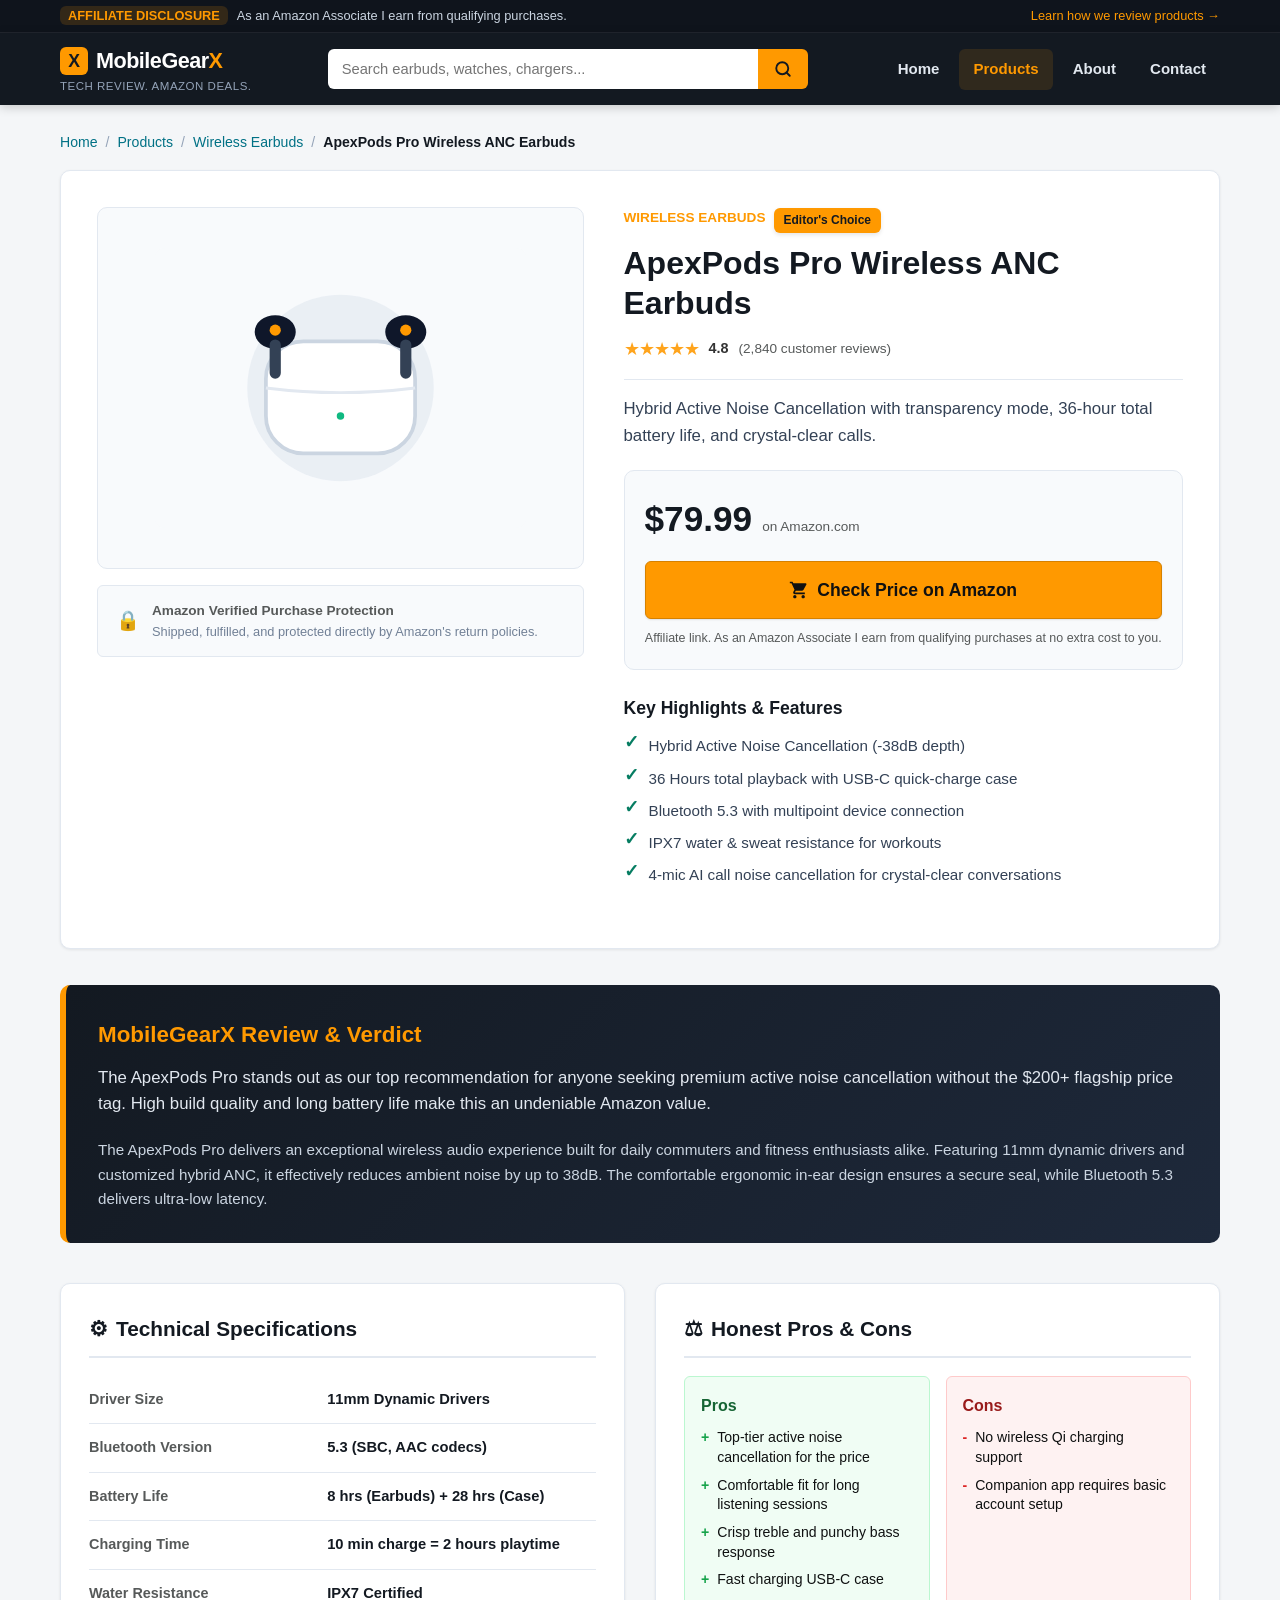
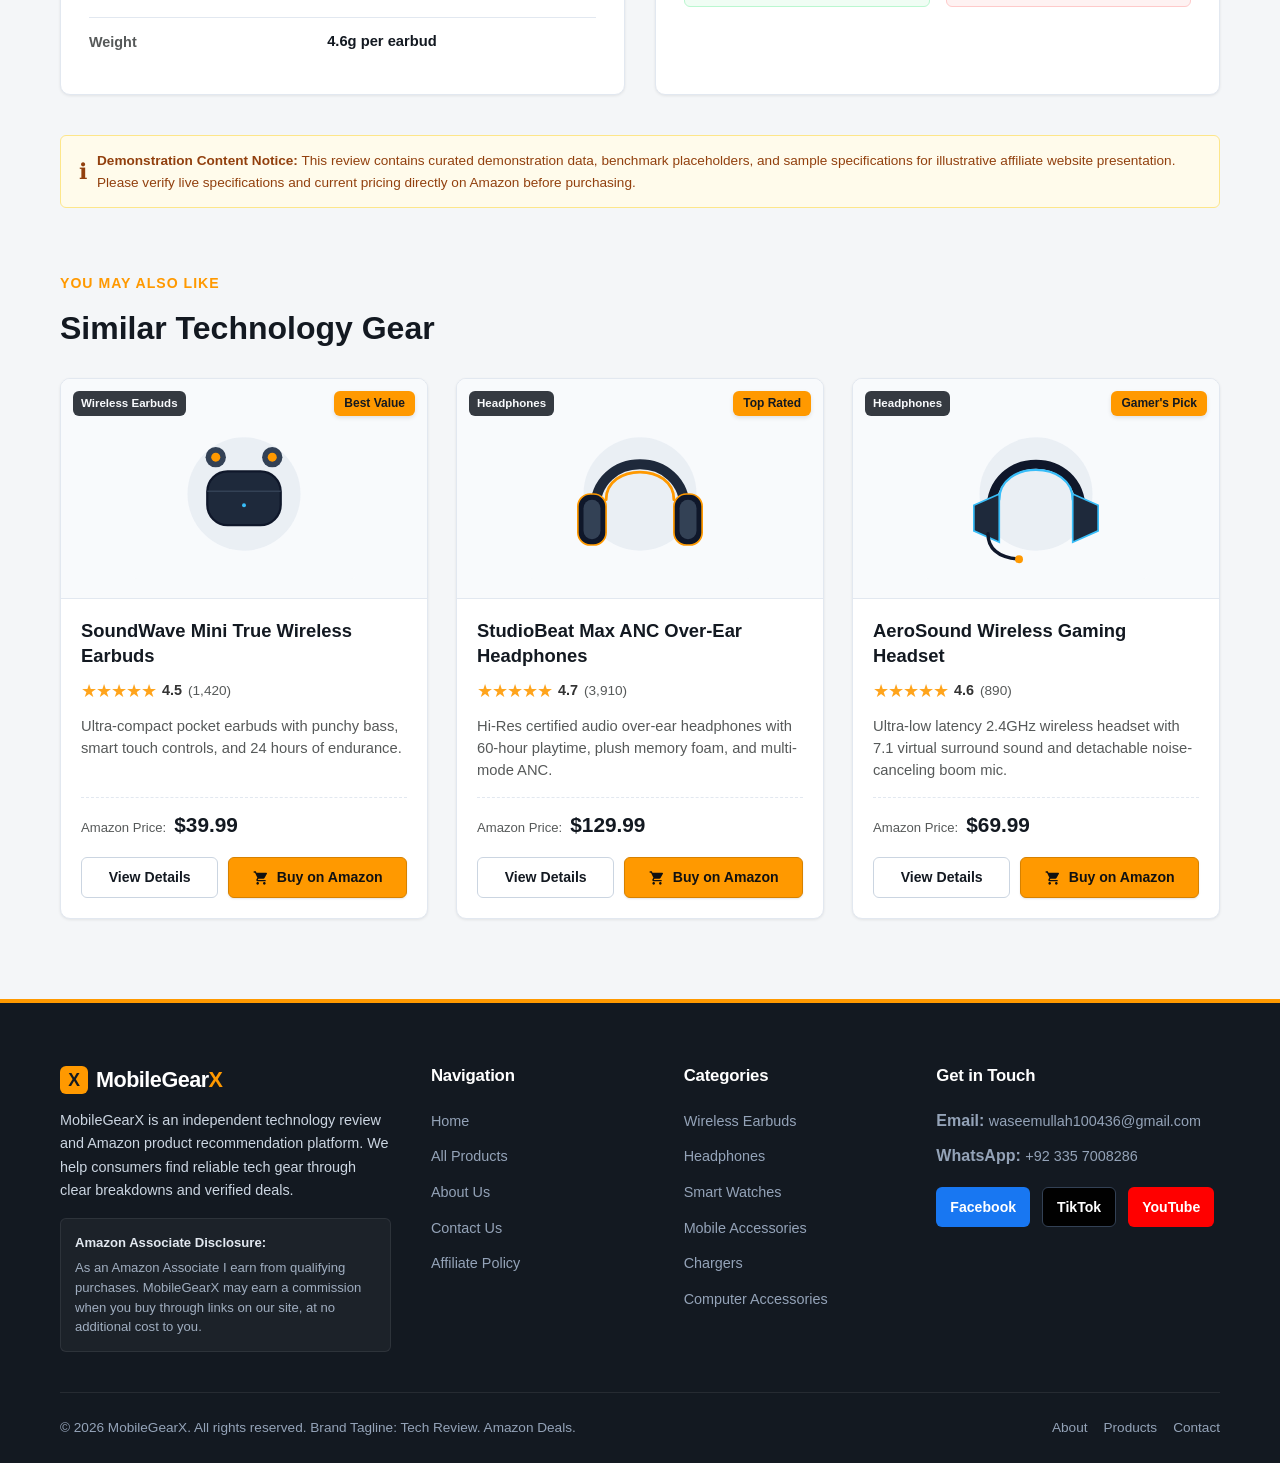
<file: product-view.html>
<!DOCTYPE html>
<html lang="en">
<head>
  <meta charset="UTF-8">
  <meta name="viewport" content="width=device-width, initial-scale=1.0">
  <title>Product Review &amp; Specifications | MobileGearX</title>
  <meta name="description" content="In-depth product breakdown, technical specifications, pros and cons, and verified Amazon affiliate buying links on MobileGearX.">
  <link rel="stylesheet" href="style.css">
</head>
<body>

  <!-- Top Affiliate Notice Bar -->
  <aside class="top-notice-bar" aria-label="Affiliate Notice">
    <div class="container notice-inner">
      <div>
        <span class="notice-badge">AFFILIATE DISCLOSURE</span>
        <span class="notice-disclaimer">As an Amazon Associate I earn from qualifying purchases.</span>
      </div>
      <div>
        <a href="about.html#affiliate-disclosure" class="notice-link">Learn how we review products &rarr;</a>
      </div>
    </div>
  </aside>

  <!-- Sticky Header & Navigation -->
  <header class="site-header">
    <div class="container header-inner">
      <!-- Logo & Brand -->
      <a href="index.html" class="brand-link" aria-label="MobileGearX Home">
        <div class="brand-logo">
          <div class="brand-icon">X</div>
          <span class="brand-name">MobileGear<span class="brand-highlight">X</span></span>
        </div>
        <span class="brand-tagline">Tech Review. Amazon Deals.</span>
      </a>

      <!-- Functional Global Search -->
      <div class="header-search">
        <form class="header-search-form" role="search">
          <input type="search" class="header-search-input" placeholder="Search earbuds, watches, chargers..." aria-label="Search tech products">
          <button type="submit" class="header-search-btn" aria-label="Submit search">
            <svg viewBox="0 0 24 24" width="18" height="18" fill="none" stroke="currentColor" stroke-width="2.5" stroke-linecap="round" stroke-linejoin="round">
              <circle cx="11" cy="11" r="8"></circle>
              <line x1="21" y1="21" x2="16.65" y2="16.65"></line>
            </svg>
          </button>
        </form>
      </div>

      <!-- Navigation Links -->
      <nav class="main-nav" id="mainNav" aria-label="Main Navigation">
        <ul class="nav-list">
          <li><a href="index.html" class="nav-link">Home</a></li>
          <li><a href="products.html" class="nav-link active">Products</a></li>
          <li><a href="about.html" class="nav-link">About</a></li>
          <li><a href="contact.html" class="nav-link">Contact</a></li>
        </ul>
      </nav>

      <!-- Mobile Hamburger Button -->
      <button class="mobile-toggle" id="mobileMenuToggle" aria-label="Toggle navigation menu" aria-expanded="false">
        <svg viewBox="0 0 24 24" width="28" height="28" fill="none" stroke="currentColor" stroke-width="2" stroke-linecap="round">
          <line x1="3" y1="12" x2="21" y2="12"></line>
          <line x1="3" y1="6" x2="21" y2="6"></line>
          <line x1="3" y1="18" x2="21" y2="18"></line>
        </svg>
      </button>
    </div>
  </header>

  <!-- Product Details Section -->
  <main class="container" id="productViewSection" style="padding-top: 10px;">
    
    <!-- Breadcrumb Navigation -->
    <nav class="breadcrumb-nav" aria-label="Breadcrumb">
      <div class="breadcrumb-list">
        <a href="index.html">Home</a>
        <span class="breadcrumb-separator">/</span>
        <a href="products.html">Products</a>
        <span class="breadcrumb-separator">/</span>
        <a href="products.html" id="viewBreadcrumbCategory">Category</a>
        <span class="breadcrumb-separator">/</span>
        <span class="breadcrumb-active" id="viewBreadcrumbProduct">Product Details</span>
      </div>
    </nav>

    <!-- Main 2-Column Product Detail Layout -->
    <article class="product-detail-layout">
      <!-- Left: Large Image Gallery -->
      <div class="detail-gallery">
        <div class="detail-main-img-box">
          <img src="images/earbuds.svg" alt="Product Image" id="viewProductImage">
        </div>
        <div class="detail-meta-box">
          <span style="font-size: 1.2rem;">🔒</span>
          <div>
            <strong>Amazon Verified Purchase Protection</strong>
            <p style="margin: 0; font-size: 0.8rem; color: #718096;">Shipped, fulfilled, and protected directly by Amazon's return policies.</p>
          </div>
        </div>
      </div>

      <!-- Right: Product Overview & Buy Box -->
      <div class="detail-info">
        <div style="display: flex; gap: 8px; align-items: center; margin-bottom: 8px;">
          <span class="detail-category-tag" id="viewProductCategory">Category</span>
          <span class="badge" id="viewProductBadge" style="display: none;">Badge</span>
        </div>
        <h1 class="detail-title" id="viewProductTitle">Product Title</h1>

        <div class="detail-rating-row">
          <div class="stars" id="viewRatingStars"></div>
          <span class="rating-number" id="viewRatingScore">4.8</span>
          <span class="review-count" id="viewReviewCount">(2,840 customer reviews)</span>
        </div>

        <p class="detail-short-desc" id="viewProductShortDesc">
          Brief description and highlight of the product.
        </p>

        <!-- Amazon Affiliate Buy Box -->
        <div class="detail-price-box">
          <div class="detail-price-row">
            <span class="detail-price-val" id="viewProductPrice">$0.00</span>
            <span class="detail-price-note">on Amazon.com</span>
          </div>

          <!-- Primary Amazon Affiliate CTA -->
          <a href="#" target="_blank" rel="noopener noreferrer sponsored" class="btn btn-amazon btn-amazon-large" id="viewAmazonBtn">
            <svg class="cart-icon" viewBox="0 0 24 24" width="20" height="20" fill="currentColor">
              <path d="M7 18c-1.1 0-1.99.9-1.99 2S5.9 22 7 22s2-.9 2-2-.9-2-2-2zM1 2v2h2l3.6 7.59-1.35 2.45c-.16.28-.25.61-.25.96 0 1.1.9 2 2 2h12v-2H7.42c-.14 0-.25-.11-.25-.25l.03-.12.9-1.63h7.45c.75 0 1.41-.41 1.75-1.03l3.58-6.49c.08-.14.12-.31.12-.48 0-.55-.45-1-1-1H5.21l-.94-2H1zm16 16c-1.1 0-1.99.9-1.99 2s.89 2 1.99 2 2-.9 2-2-.9-2-2-2z"/>
            </svg>
            Check Price on Amazon
          </a>
          <p class="amazon-disclaimer-snippet">
            Affiliate link. As an Amazon Associate I earn from qualifying purchases at no extra cost to you.
          </p>
        </div>

        <!-- Key Features Checklist -->
        <div class="key-features-section">
          <h2 class="key-features-title">Key Highlights &amp; Features</h2>
          <ul class="key-features-list" id="viewKeyFeaturesList"></ul>
        </div>
      </div>
    </article>

    <!-- Overview & Verdict Box -->
    <section class="verdict-box">
      <h2 class="verdict-title">MobileGearX Review &amp; Verdict</h2>
      <p class="verdict-text" id="viewReviewSummary">
        Editorial summary and recommendation.
      </p>
      <div style="font-size: 0.95rem; color: #CBD5E1;" id="viewProductOverview">
        Product overview paragraph.
      </div>
    </section>

    <!-- Detailed Tabs / Specs & Pros & Cons -->
    <div class="detail-tabs-section">
      <!-- Specifications Table -->
      <section class="detail-card">
        <h2 class="detail-card-title">
          <span>⚙</span> Technical Specifications
        </h2>
        <table class="specs-table">
          <tbody id="viewSpecsTable"></tbody>
        </table>
      </section>

      <!-- Pros and Cons -->
      <section class="detail-card">
        <h2 class="detail-card-title">
          <span>⚖</span> Honest Pros &amp; Cons
        </h2>
        <div class="pros-cons-grid">
          <div class="pros-box">
            <h3 class="pro-con-head">Pros</h3>
            <ul class="pro-con-list" id="viewProsList"></ul>
          </div>
          <div class="cons-box">
            <h3 class="pro-con-head">Cons</h3>
            <ul class="pro-con-list" id="viewConsList"></ul>
          </div>
        </div>
      </section>
    </div>

    <!-- Mandatory Demo Data Callout Notice -->
    <div class="demo-data-callout" role="note">
      <span style="font-size: 1.4rem;">ℹ</span>
      <div>
        <strong>Demonstration Content Notice:</strong>
        This review contains curated demonstration data, benchmark placeholders, and sample specifications for illustrative affiliate website presentation. Please verify live specifications and current pricing directly on Amazon before purchasing.
      </div>
    </div>

    <!-- Related Products Recommendations -->
    <section class="section-padding" style="padding-bottom: 20px;">
      <div class="section-header" style="text-align: left; margin-bottom: 24px;">
        <span class="section-subtitle">You May Also Like</span>
        <h2 class="section-title">Similar Technology Gear</h2>
      </div>
      <div class="products-grid" id="relatedProductsGrid"></div>
    </section>

  </main>

  <!-- Comprehensive Footer -->
  <footer class="site-footer">
    <div class="container">
      <div class="footer-grid">
        <!-- Col 1: Brand Info -->
        <div class="footer-col">
          <div class="brand-logo" style="margin-bottom: 12px;">
            <div class="brand-icon">X</div>
            <span class="brand-name">MobileGear<span class="brand-highlight">X</span></span>
          </div>
          <p class="footer-desc">
            MobileGearX is an independent technology review and Amazon product recommendation platform. We help consumers find reliable tech gear through clear breakdowns and verified deals.
          </p>
          <div class="footer-affiliate-box">
            <strong class="footer-affiliate-strong">Amazon Associate Disclosure:</strong>
            As an Amazon Associate I earn from qualifying purchases. MobileGearX may earn a commission when you buy through links on our site, at no additional cost to you.
          </div>
        </div>

        <!-- Col 2: Quick Links -->
        <div class="footer-col">
          <h4>Navigation</h4>
          <ul class="footer-links">
            <li><a href="index.html">Home</a></li>
            <li><a href="products.html">All Products</a></li>
            <li><a href="about.html">About Us</a></li>
            <li><a href="contact.html">Contact Us</a></li>
            <li><a href="about.html#affiliate-disclosure">Affiliate Policy</a></li>
          </ul>
        </div>

        <!-- Col 3: Categories -->
        <div class="footer-col">
          <h4>Categories</h4>
          <ul class="footer-links">
            <li><a href="products.html?category=Wireless%20Earbuds">Wireless Earbuds</a></li>
            <li><a href="products.html?category=Headphones">Headphones</a></li>
            <li><a href="products.html?category=Smart%20Watches">Smart Watches</a></li>
            <li><a href="products.html?category=Mobile%20Accessories">Mobile Accessories</a></li>
            <li><a href="products.html?category=Chargers">Chargers</a></li>
            <li><a href="products.html?category=Computer%20Accessories">Computer Accessories</a></li>
          </ul>
        </div>

        <!-- Col 4: Contact & Socials -->
        <div class="footer-col">
          <h4>Get in Touch</h4>
          <ul class="footer-links" style="margin-bottom: 18px;">
            <li><strong>Email:</strong> <a href="mailto:waseemullah100436@gmail.com">waseemullah100436@gmail.com</a></li>
            <li><strong>WhatsApp:</strong> <a href="https://wa.me/923357008286" target="_blank" rel="noopener noreferrer">+92 335 7008286</a></li>
          </ul>
          <div class="social-buttons">
            <a href="https://www.facebook.com/share/1NwS8vJHuy/" target="_blank" rel="noopener noreferrer" class="social-btn social-facebook" title="Follow MobileGearX on Facebook">
              Facebook
            </a>
            <a href="https://www.tiktok.com/@futureking2007" target="_blank" rel="noopener noreferrer" class="social-btn social-tiktok" title="Follow MobileGearX on TikTok">
              TikTok
            </a>
            <a href="https://youtube.com/@waseemullah-n8q" target="_blank" rel="noopener noreferrer" class="social-btn social-youtube" title="Subscribe to MobileGearX on YouTube">
              YouTube
            </a>
          </div>
        </div>
      </div>

      <!-- Bottom Bar -->
      <div class="footer-bottom">
        <div>
          &copy; 2026 MobileGearX. All rights reserved. Brand Tagline: Tech Review. Amazon Deals.
        </div>
        <div class="footer-bottom-links">
          <a href="about.html">About</a>
          <a href="products.html">Products</a>
          <a href="contact.html">Contact</a>
        </div>
      </div>
    </div>
  </footer>

  <script src="script.js"></script>
</body>
</html>
</file>
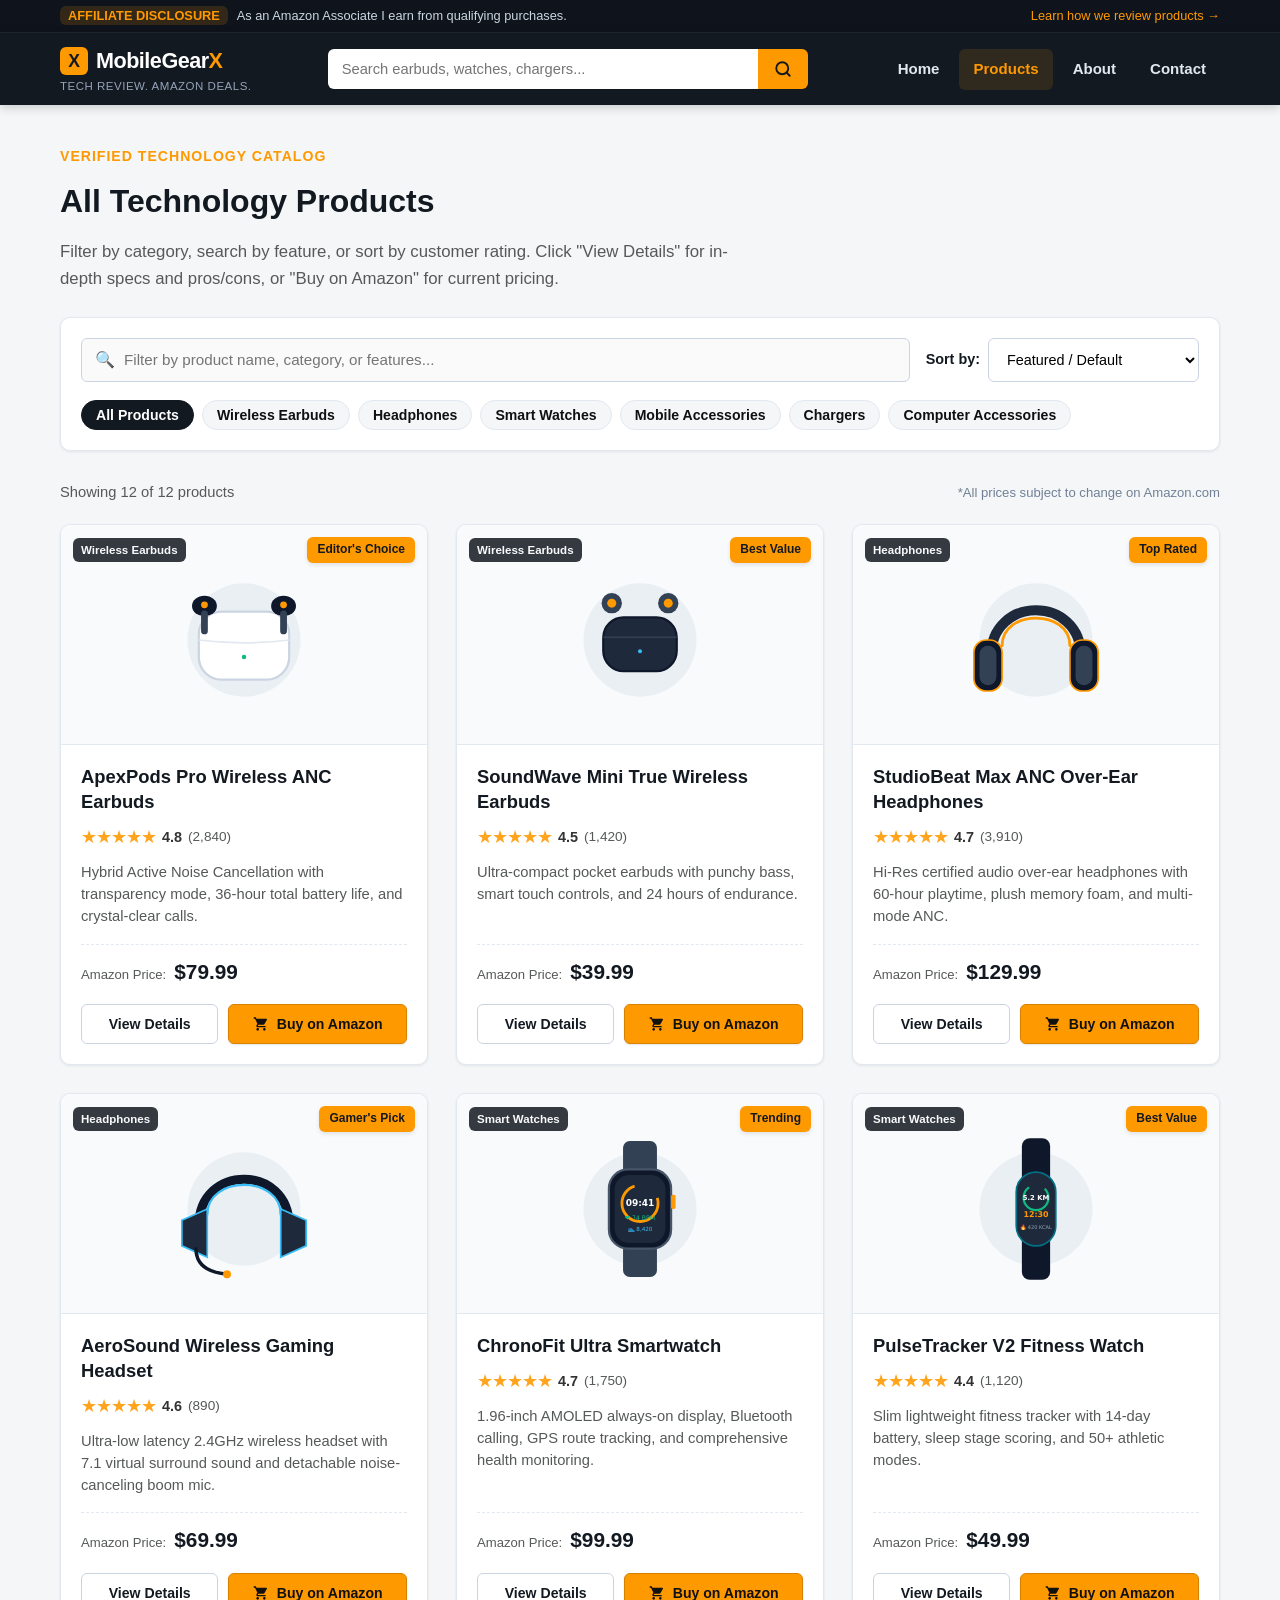
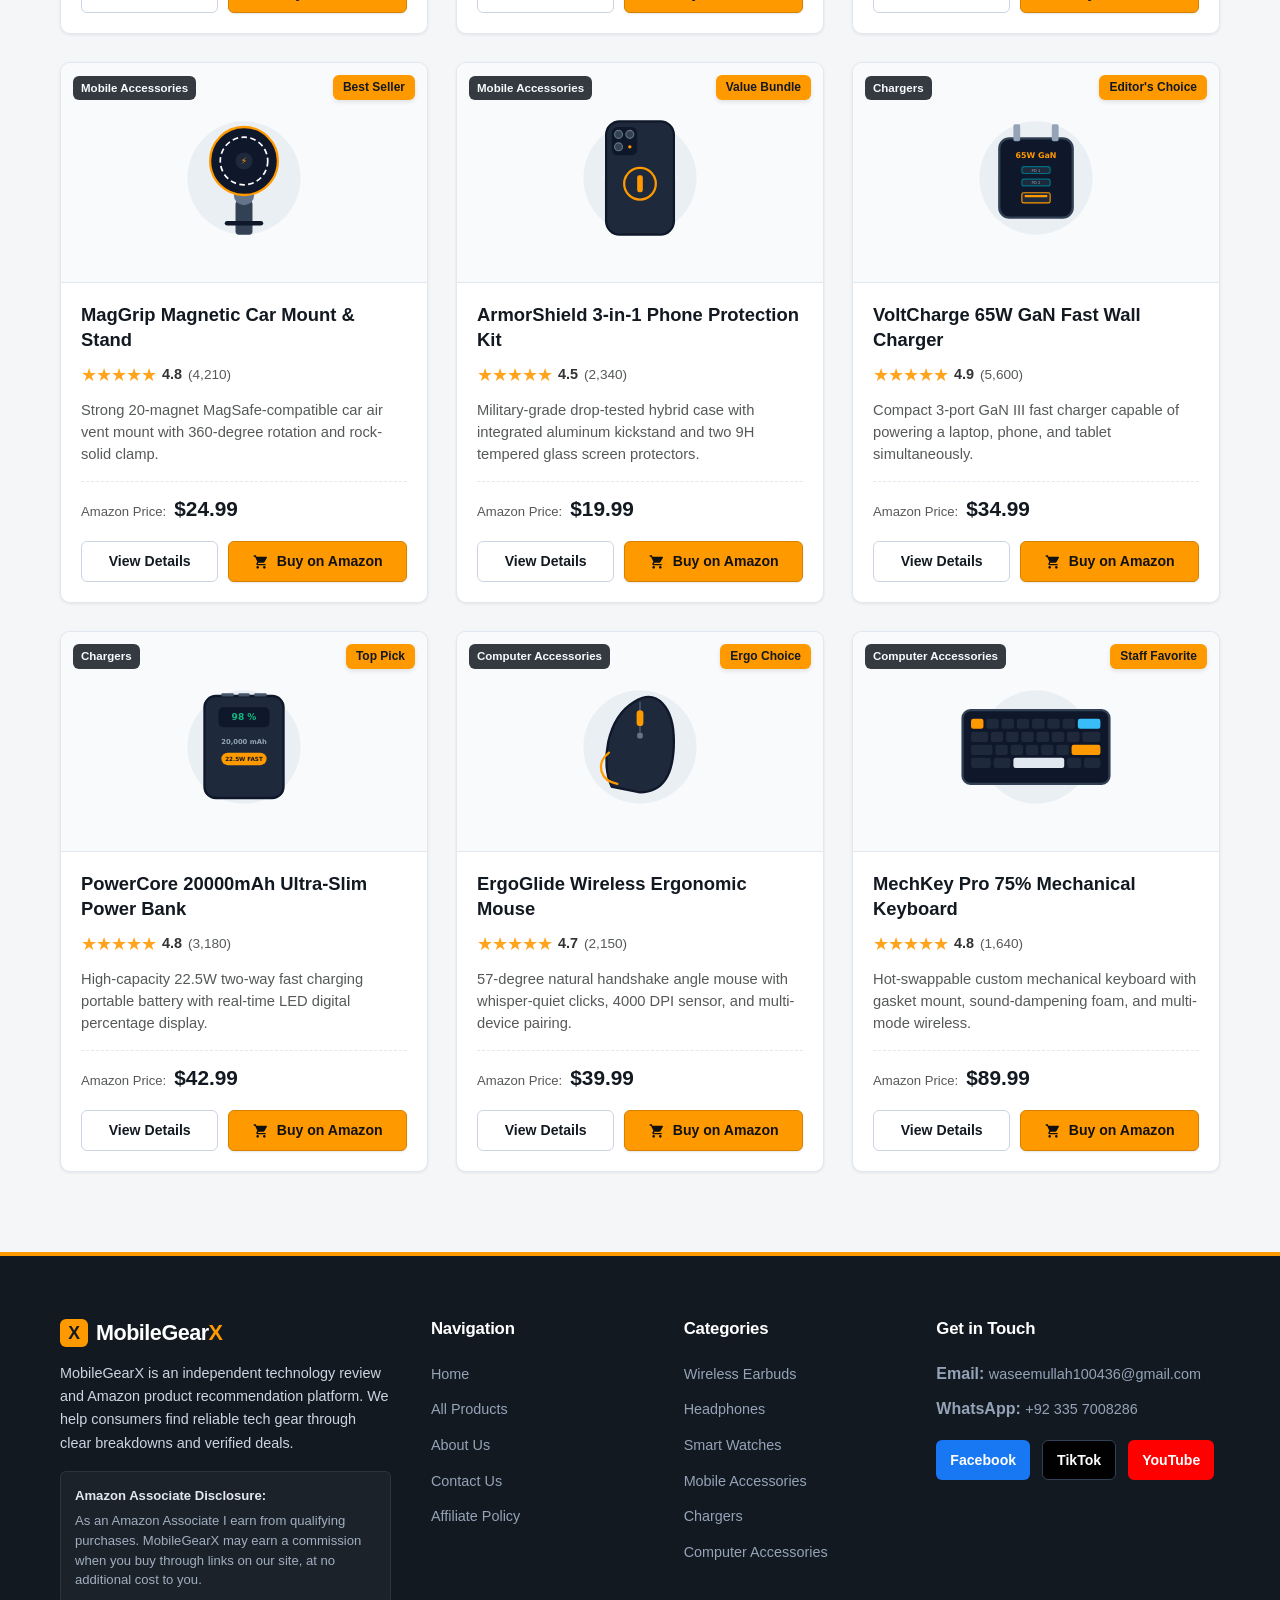
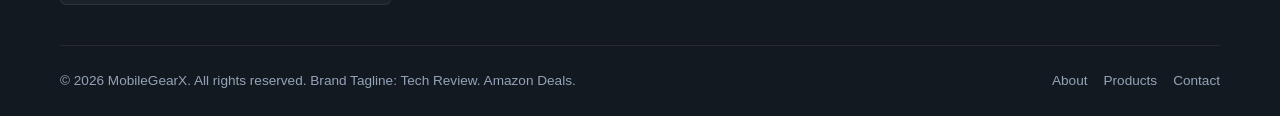
<file: products.html>
<!DOCTYPE html>
<html lang="en">
<head>
  <meta charset="UTF-8">
  <meta name="viewport" content="width=device-width, initial-scale=1.0">
  <title>All Tech Products &amp; Reviews | MobileGearX</title>
  <meta name="description" content="Browse our complete catalog of curated technology products, from wireless ANC earbuds to high-speed GaN chargers and smartwatches. Read reviews and find Amazon deals.">
  <link rel="stylesheet" href="style.css">
</head>
<body>

  <!-- Top Affiliate Notice Bar -->
  <aside class="top-notice-bar" aria-label="Affiliate Notice">
    <div class="container notice-inner">
      <div>
        <span class="notice-badge">AFFILIATE DISCLOSURE</span>
        <span class="notice-disclaimer">As an Amazon Associate I earn from qualifying purchases.</span>
      </div>
      <div>
        <a href="about.html#affiliate-disclosure" class="notice-link">Learn how we review products &rarr;</a>
      </div>
    </div>
  </aside>

  <!-- Sticky Header & Navigation -->
  <header class="site-header">
    <div class="container header-inner">
      <!-- Logo & Brand -->
      <a href="index.html" class="brand-link" aria-label="MobileGearX Home">
        <div class="brand-logo">
          <div class="brand-icon">X</div>
          <span class="brand-name">MobileGear<span class="brand-highlight">X</span></span>
        </div>
        <span class="brand-tagline">Tech Review. Amazon Deals.</span>
      </a>

      <!-- Functional Global Search -->
      <div class="header-search">
        <form class="header-search-form" role="search">
          <input type="search" class="header-search-input" placeholder="Search earbuds, watches, chargers..." aria-label="Search tech products">
          <button type="submit" class="header-search-btn" aria-label="Submit search">
            <svg viewBox="0 0 24 24" width="18" height="18" fill="none" stroke="currentColor" stroke-width="2.5" stroke-linecap="round" stroke-linejoin="round">
              <circle cx="11" cy="11" r="8"></circle>
              <line x1="21" y1="21" x2="16.65" y2="16.65"></line>
            </svg>
          </button>
        </form>
      </div>

      <!-- Navigation Links -->
      <nav class="main-nav" id="mainNav" aria-label="Main Navigation">
        <ul class="nav-list">
          <li><a href="index.html" class="nav-link">Home</a></li>
          <li><a href="products.html" class="nav-link active">Products</a></li>
          <li><a href="about.html" class="nav-link">About</a></li>
          <li><a href="contact.html" class="nav-link">Contact</a></li>
        </ul>
      </nav>

      <!-- Mobile Hamburger Button -->
      <button class="mobile-toggle" id="mobileMenuToggle" aria-label="Toggle navigation menu" aria-expanded="false">
        <svg viewBox="0 0 24 24" width="28" height="28" fill="none" stroke="currentColor" stroke-width="2" stroke-linecap="round">
          <line x1="3" y1="12" x2="21" y2="12"></line>
          <line x1="3" y1="6" x2="21" y2="6"></line>
          <line x1="3" y1="18" x2="21" y2="18"></line>
        </svg>
      </button>
    </div>
  </header>

  <!-- Page Banner -->
  <section class="section-padding" style="padding: 40px 0 20px;">
    <div class="container">
      <div class="section-header" style="text-align: left; margin-bottom: 24px;">
        <span class="section-subtitle">Verified Technology Catalog</span>
        <h1 class="section-title">All Technology Products</h1>
        <p class="section-desc" style="margin: 0; max-width: 700px;">
          Filter by category, search by feature, or sort by customer rating. Click "View Details" for in-depth specs and pros/cons, or "Buy on Amazon" for current pricing.
        </p>
      </div>

      <!-- Interactive Controls (Live Search, Category Pills, Sort) -->
      <div class="catalog-header-bar">
        <div class="catalog-search-row">
          <div class="catalog-search-box">
            <span class="catalog-search-icon">🔍</span>
            <input type="search" id="catalogSearchInput" placeholder="Filter by product name, category, or features...">
          </div>
          <div class="sort-box">
            <label for="sortSelect" style="font-size: 0.9rem; font-weight: 600; color: var(--color-navy); white-space: nowrap;">Sort by:</label>
            <select id="sortSelect">
              <option value="default">Featured / Default</option>
              <option value="price-low">Price: Low to High</option>
              <option value="price-high">Price: High to Low</option>
              <option value="rating">Highest Customer Rating</option>
            </select>
          </div>
        </div>

        <!-- Category Pills -->
        <div class="category-filter-pills" role="tablist" aria-label="Filter products by category">
          <button class="cat-pill active" data-category="All" role="tab">All Products</button>
          <button class="cat-pill" data-category="Wireless Earbuds" role="tab">Wireless Earbuds</button>
          <button class="cat-pill" data-category="Headphones" role="tab">Headphones</button>
          <button class="cat-pill" data-category="Smart Watches" role="tab">Smart Watches</button>
          <button class="cat-pill" data-category="Mobile Accessories" role="tab">Mobile Accessories</button>
          <button class="cat-pill" data-category="Chargers" role="tab">Chargers</button>
          <button class="cat-pill" data-category="Computer Accessories" role="tab">Computer Accessories</button>
        </div>
      </div>

      <!-- Catalog Meta / Count -->
      <div class="catalog-meta-info">
        <span id="resultCount">Showing 12 of 12 products</span>
        <span style="font-size: 0.82rem; color: #718096;">*All prices subject to change on Amazon.com</span>
      </div>

      <!-- Products Grid -->
      <div class="products-grid" id="productsCatalogGrid"></div>

      <!-- Empty State -->
      <div class="empty-state" id="emptyState">
        <div class="empty-state-icon">🔎</div>
        <h3>No Matching Products Found</h3>
        <p>We couldn't find any items matching your current search or category filter.</p>
        <button class="btn btn-primary" id="resetFiltersBtn">Reset All Filters</button>
      </div>
    </div>
  </section>

  <!-- Comprehensive Footer -->
  <footer class="site-footer">
    <div class="container">
      <div class="footer-grid">
        <!-- Col 1: Brand Info -->
        <div class="footer-col">
          <div class="brand-logo" style="margin-bottom: 12px;">
            <div class="brand-icon">X</div>
            <span class="brand-name">MobileGear<span class="brand-highlight">X</span></span>
          </div>
          <p class="footer-desc">
            MobileGearX is an independent technology review and Amazon product recommendation platform. We help consumers find reliable tech gear through clear breakdowns and verified deals.
          </p>
          <div class="footer-affiliate-box">
            <strong class="footer-affiliate-strong">Amazon Associate Disclosure:</strong>
            As an Amazon Associate I earn from qualifying purchases. MobileGearX may earn a commission when you buy through links on our site, at no additional cost to you.
          </div>
        </div>

        <!-- Col 2: Quick Links -->
        <div class="footer-col">
          <h4>Navigation</h4>
          <ul class="footer-links">
            <li><a href="index.html">Home</a></li>
            <li><a href="products.html">All Products</a></li>
            <li><a href="about.html">About Us</a></li>
            <li><a href="contact.html">Contact Us</a></li>
            <li><a href="about.html#affiliate-disclosure">Affiliate Policy</a></li>
          </ul>
        </div>

        <!-- Col 3: Categories -->
        <div class="footer-col">
          <h4>Categories</h4>
          <ul class="footer-links">
            <li><a href="products.html?category=Wireless%20Earbuds">Wireless Earbuds</a></li>
            <li><a href="products.html?category=Headphones">Headphones</a></li>
            <li><a href="products.html?category=Smart%20Watches">Smart Watches</a></li>
            <li><a href="products.html?category=Mobile%20Accessories">Mobile Accessories</a></li>
            <li><a href="products.html?category=Chargers">Chargers</a></li>
            <li><a href="products.html?category=Computer%20Accessories">Computer Accessories</a></li>
          </ul>
        </div>

        <!-- Col 4: Contact & Socials -->
        <div class="footer-col">
          <h4>Get in Touch</h4>
          <ul class="footer-links" style="margin-bottom: 18px;">
            <li><strong>Email:</strong> <a href="mailto:waseemullah100436@gmail.com">waseemullah100436@gmail.com</a></li>
            <li><strong>WhatsApp:</strong> <a href="https://wa.me/923357008286" target="_blank" rel="noopener noreferrer">+92 335 7008286</a></li>
          </ul>
          <div class="social-buttons">
            <a href="https://www.facebook.com/share/1NwS8vJHuy/" target="_blank" rel="noopener noreferrer" class="social-btn social-facebook" title="Follow MobileGearX on Facebook">
              Facebook
            </a>
            <a href="https://www.tiktok.com/@futureking2007" target="_blank" rel="noopener noreferrer" class="social-btn social-tiktok" title="Follow MobileGearX on TikTok">
              TikTok
            </a>
            <a href="https://youtube.com/@waseemullah-n8q" target="_blank" rel="noopener noreferrer" class="social-btn social-youtube" title="Subscribe to MobileGearX on YouTube">
              YouTube
            </a>
          </div>
        </div>
      </div>

      <!-- Bottom Bar -->
      <div class="footer-bottom">
        <div>
          &copy; 2026 MobileGearX. All rights reserved. Brand Tagline: Tech Review. Amazon Deals.
        </div>
        <div class="footer-bottom-links">
          <a href="about.html">About</a>
          <a href="products.html">Products</a>
          <a href="contact.html">Contact</a>
        </div>
      </div>
    </div>
  </footer>

  <script src="script.js"></script>
</body>
</html>
</file>
<file: style.css>
/* ==========================================================================
   MobileGearX – Professional Amazon Affiliate Marketing Theme
   Brand Tagline: Tech Review. Amazon Deals.
   Brand Colors:
     - Dark Navy: #131921
     - Orange: #FF9900
     - White: #FFFFFF
     - Light Background: #F4F6F8
   ========================================================================== */

/* --- CSS Reset & Variables --- */
:root {
  --color-navy: #131921;
  --color-navy-light: #1E293B;
  --color-navy-dark: #0B0E14;
  --color-orange: #FF9900;
  --color-orange-hover: #F08804;
  --color-white: #FFFFFF;
  --color-bg-light: #F4F6F8;
  --color-text-dark: #0F1111;
  --color-text-muted: #565959;
  --color-border: #E2E8F0;
  --color-border-dark: #CBD5E1;
  --color-star: #FFA41C;
  --color-success: #067D62;
  --color-danger: #C40000;
  --color-blue-link: #007185;

  --font-main: -apple-system, BlinkMacSystemFont, "Segoe UI", Roboto, Helvetica, Arial, sans-serif;
  --shadow-sm: 0 1px 3px rgba(0, 0, 0, 0.08);
  --shadow-md: 0 4px 12px rgba(0, 0, 0, 0.08);
  --shadow-lg: 0 10px 24px rgba(0, 0, 0, 0.12);
  --radius-sm: 6px;
  --radius-md: 10px;
  --radius-lg: 16px;
  --radius-full: 9999px;
  --transition: all 0.25s ease;
  --container-max: 1200px;
}

*, *::before, *::after {
  box-sizing: border-box;
  margin: 0;
  padding: 0;
}

html {
  font-size: 16px;
  scroll-behavior: smooth;
}

body {
  font-family: var(--font-main);
  background-color: var(--color-bg-light);
  color: var(--color-text-dark);
  line-height: 1.6;
  -webkit-font-smoothing: antialiased;
}

img {
  max-width: 100%;
  height: auto;
  display: block;
}

a {
  color: var(--color-blue-link);
  text-decoration: none;
  transition: var(--transition);
}

a:hover {
  text-decoration: underline;
  color: #C7511F;
}

ul {
  list-style: none;
}

.container {
  width: 100%;
  max-width: var(--container-max);
  margin: 0 auto;
  padding: 0 20px;
}

/* --- Top Affiliate Notice Bar --- */
.top-notice-bar {
  background-color: #0F141C;
  color: #A0AEC0;
  font-size: 0.8rem;
  padding: 6px 0;
  border-bottom: 1px solid rgba(255, 255, 255, 0.08);
}

.notice-inner {
  display: flex;
  justify-content: space-between;
  align-items: center;
  flex-wrap: wrap;
  gap: 8px;
}

.notice-badge {
  background-color: rgba(255, 153, 0, 0.15);
  color: var(--color-orange);
  padding: 2px 8px;
  border-radius: var(--radius-sm);
  font-weight: 600;
  margin-right: 6px;
}

.notice-disclaimer {
  color: #CBD5E1;
}

.notice-link {
  color: var(--color-orange);
  text-decoration: none;
}

.notice-link:hover {
  text-decoration: underline;
}

/* --- Sticky Header --- */
.site-header {
  position: sticky;
  top: 0;
  z-index: 1000;
  background-color: var(--color-navy);
  box-shadow: 0 2px 10px rgba(0, 0, 0, 0.2);
}

.header-inner {
  display: flex;
  align-items: center;
  justify-content: space-between;
  height: 72px;
  gap: 20px;
}

/* Brand Logo */
.brand-link {
  display: flex;
  flex-direction: column;
  text-decoration: none;
  flex-shrink: 0;
}

.brand-link:hover {
  text-decoration: none;
}

.brand-logo {
  display: flex;
  align-items: center;
  gap: 8px;
}

.brand-icon {
  width: 28px;
  height: 28px;
  background-color: var(--color-orange);
  border-radius: 6px;
  display: flex;
  align-items: center;
  justify-content: center;
  font-weight: 900;
  color: var(--color-navy);
  font-size: 1.1rem;
}

.brand-name {
  color: var(--color-white);
  font-size: 1.35rem;
  font-weight: 800;
  letter-spacing: -0.5px;
}

.brand-highlight {
  color: var(--color-orange);
}

.brand-tagline {
  color: #94A3B8;
  font-size: 0.72rem;
  font-weight: 500;
  letter-spacing: 0.5px;
  text-transform: uppercase;
  margin-top: -2px;
}

/* Header Search Form */
.header-search {
  flex: 1;
  max-width: 480px;
}

.header-search-form {
  display: flex;
  width: 100%;
}

.header-search-input {
  width: 100%;
  height: 40px;
  padding: 0 14px;
  border: none;
  border-radius: var(--radius-sm) 0 0 var(--radius-sm);
  font-size: 0.92rem;
  outline: none;
  background-color: var(--color-white);
  color: var(--color-text-dark);
}

.header-search-input:focus {
  box-shadow: inset 0 0 0 2px var(--color-orange);
}

.header-search-btn {
  background-color: var(--color-orange);
  border: none;
  color: var(--color-navy);
  padding: 0 16px;
  border-radius: 0 var(--radius-sm) var(--radius-sm) 0;
  cursor: pointer;
  display: flex;
  align-items: center;
  justify-content: center;
  transition: var(--transition);
}

.header-search-btn:hover {
  background-color: var(--color-orange-hover);
}

/* Desktop Navigation */
.main-nav {
  display: flex;
  align-items: center;
}

.nav-list {
  display: flex;
  align-items: center;
  gap: 6px;
}

.nav-link {
  color: #E2E8F0;
  font-weight: 600;
  font-size: 0.94rem;
  padding: 8px 14px;
  border-radius: var(--radius-sm);
  transition: var(--transition);
  text-decoration: none;
  display: inline-block;
}

.nav-link:hover {
  color: var(--color-white);
  background-color: rgba(255, 255, 255, 0.1);
  text-decoration: none;
}

.nav-link.active {
  color: var(--color-orange);
  background-color: rgba(255, 153, 0, 0.12);
}

/* Mobile Toggle */
.mobile-toggle {
  display: none;
  background: none;
  border: none;
  color: var(--color-white);
  cursor: pointer;
  padding: 8px;
}

/* --- Buttons --- */
.btn {
  display: inline-flex;
  align-items: center;
  justify-content: center;
  gap: 8px;
  padding: 10px 20px;
  font-size: 0.95rem;
  font-weight: 600;
  border-radius: var(--radius-sm);
  cursor: pointer;
  transition: var(--transition);
  text-decoration: none;
  border: none;
  text-align: center;
}

.btn:hover {
  text-decoration: none;
}

.btn-primary {
  background-color: var(--color-orange);
  color: var(--color-navy);
}

.btn-primary:hover {
  background-color: var(--color-orange-hover);
  color: var(--color-navy);
  transform: translateY(-1px);
}

.btn-outline {
  background-color: transparent;
  color: var(--color-navy);
  border: 1px solid var(--color-border-dark);
}

.btn-outline:hover {
  background-color: #EDF2F7;
  color: var(--color-navy);
  border-color: #A0AEC0;
}

.btn-amazon {
  background-color: var(--color-orange);
  color: #111111;
  border: 1px solid #D68100;
  box-shadow: 0 1px 2px rgba(0, 0, 0, 0.1);
  font-weight: 700;
}

.btn-amazon:hover {
  background-color: #F7CA00;
  border-color: #C27400;
  color: #111111;
}

.btn-amazon-large {
  padding: 14px 28px;
  font-size: 1.1rem;
  width: 100%;
}

.btn-light {
  background-color: var(--color-white);
  color: var(--color-navy);
}

.btn-light:hover {
  background-color: #EDF2F7;
  color: var(--color-navy);
}

/* --- Hero Section --- */
.hero-section {
  background-color: var(--color-navy);
  color: var(--color-white);
  padding: 60px 0 70px;
  position: relative;
  overflow: hidden;
}

.hero-grid {
  display: grid;
  grid-template-columns: 1.1fr 0.9fr;
  align-items: center;
  gap: 40px;
}

.hero-badge {
  display: inline-flex;
  align-items: center;
  gap: 8px;
  background-color: rgba(255, 153, 0, 0.15);
  color: var(--color-orange);
  padding: 6px 14px;
  border-radius: var(--radius-full);
  font-size: 0.85rem;
  font-weight: 700;
  margin-bottom: 20px;
  border: 1px solid rgba(255, 153, 0, 0.3);
}

.hero-title {
  font-size: 2.8rem;
  font-weight: 800;
  line-height: 1.2;
  margin-bottom: 18px;
  color: var(--color-white);
}

.hero-highlight {
  color: var(--color-orange);
}

.hero-description {
  font-size: 1.15rem;
  color: #CBD5E1;
  margin-bottom: 30px;
  max-width: 540px;
  line-height: 1.6;
}

.hero-actions {
  display: flex;
  gap: 16px;
  flex-wrap: wrap;
}

.hero-image-wrap {
  display: flex;
  justify-content: center;
  align-items: center;
}

.hero-img {
  max-width: 100%;
  height: auto;
  filter: drop-shadow(0 15px 30px rgba(0, 0, 0, 0.35));
}

/* --- Section Headers --- */
.section-padding {
  padding: 64px 0;
}

.section-header {
  text-align: center;
  margin-bottom: 40px;
}

.section-subtitle {
  color: var(--color-orange);
  font-size: 0.88rem;
  font-weight: 700;
  text-transform: uppercase;
  letter-spacing: 1px;
  display: block;
  margin-bottom: 8px;
}

.section-title {
  font-size: 2rem;
  font-weight: 800;
  color: var(--color-navy);
  margin-bottom: 12px;
}

.section-desc {
  color: var(--color-text-muted);
  font-size: 1.05rem;
  max-width: 600px;
  margin: 0 auto;
}

/* --- Product Cards & Grid --- */
.products-grid {
  display: grid;
  grid-template-columns: repeat(auto-fill, minmax(320px, 1fr));
  gap: 28px;
}

.product-card {
  background-color: var(--color-white);
  border-radius: var(--radius-md);
  border: 1px solid var(--color-border);
  box-shadow: var(--shadow-sm);
  overflow: hidden;
  display: flex;
  flex-direction: column;
  transition: var(--transition);
  position: relative;
}

.product-card:hover {
  transform: translateY(-4px);
  box-shadow: var(--shadow-md);
  border-color: var(--color-border-dark);
}

.card-badge-wrap {
  position: absolute;
  top: 12px;
  left: 12px;
  right: 12px;
  display: flex;
  justify-content: space-between;
  align-items: center;
  z-index: 2;
  pointer-events: none;
}

.product-category-pill {
  background-color: rgba(19, 25, 33, 0.85);
  color: #F8FAFC;
  font-size: 0.72rem;
  font-weight: 600;
  padding: 3px 8px;
  border-radius: var(--radius-sm);
}

.badge {
  background-color: var(--color-orange);
  color: var(--color-navy);
  font-size: 0.75rem;
  font-weight: 700;
  padding: 3px 10px;
  border-radius: var(--radius-sm);
  box-shadow: 0 2px 4px rgba(0, 0, 0, 0.1);
}

.card-image-box {
  background-color: #F8FAFC;
  padding: 30px 20px 20px;
  text-align: center;
  border-bottom: 1px solid var(--color-border);
  height: 220px;
  display: flex;
  align-items: center;
  justify-content: center;
}

.card-image-box a {
  display: block;
  width: 100%;
  height: 100%;
}

.product-img {
  max-height: 170px;
  width: auto;
  margin: 0 auto;
  transition: transform 0.3s ease;
}

.product-card:hover .product-img {
  transform: scale(1.04);
}

.card-content {
  padding: 20px;
  display: flex;
  flex-direction: column;
  flex: 1;
}

.product-title {
  font-size: 1.15rem;
  font-weight: 700;
  line-height: 1.35;
  margin-bottom: 8px;
}

.product-title a {
  color: var(--color-navy);
  text-decoration: none;
}

.product-title a:hover {
  color: var(--color-blue-link);
  text-decoration: underline;
}

.rating-box {
  display: flex;
  align-items: center;
  gap: 6px;
  margin-bottom: 10px;
}

.stars {
  color: var(--color-star);
  font-size: 1.1rem;
  letter-spacing: -1px;
}

.rating-number {
  font-weight: 700;
  font-size: 0.9rem;
  color: #333333;
}

.review-count {
  color: var(--color-text-muted);
  font-size: 0.85rem;
}

.product-desc {
  color: var(--color-text-muted);
  font-size: 0.92rem;
  line-height: 1.5;
  margin-bottom: 16px;
  flex: 1;
}

.price-box {
  display: flex;
  align-items: baseline;
  gap: 8px;
  margin-bottom: 16px;
  padding-top: 10px;
  border-top: 1px dashed var(--color-border);
}

.price-label {
  font-size: 0.82rem;
  color: var(--color-text-muted);
}

.price-val {
  font-size: 1.3rem;
  font-weight: 800;
  color: var(--color-navy);
}

.card-actions {
  display: grid;
  grid-template-columns: 1fr 1.3fr;
  gap: 10px;
}

.card-actions .btn {
  padding: 8px 12px;
  font-size: 0.88rem;
}

/* --- Categories Section --- */
.categories-grid {
  display: grid;
  grid-template-columns: repeat(auto-fill, minmax(180px, 1fr));
  gap: 20px;
}

.category-card {
  background-color: var(--color-white);
  border: 1px solid var(--color-border);
  border-radius: var(--radius-md);
  padding: 24px 16px;
  text-align: center;
  transition: var(--transition);
  display: flex;
  flex-direction: column;
  align-items: center;
  text-decoration: none;
  box-shadow: var(--shadow-sm);
}

.category-card:hover {
  transform: translateY(-4px);
  border-color: var(--color-orange);
  box-shadow: var(--shadow-md);
  text-decoration: none;
}

.category-icon {
  width: 56px;
  height: 56px;
  border-radius: 50%;
  background-color: rgba(255, 153, 0, 0.1);
  color: var(--color-navy);
  display: flex;
  align-items: center;
  justify-content: center;
  margin-bottom: 14px;
  transition: var(--transition);
}

.category-card:hover .category-icon {
  background-color: var(--color-orange);
  color: var(--color-navy);
}

.category-name {
  font-size: 1rem;
  font-weight: 700;
  color: var(--color-navy);
  margin-bottom: 4px;
}

.category-sub {
  font-size: 0.82rem;
  color: var(--color-text-muted);
}

/* --- Why Choose MobileGearX --- */
.why-section {
  background-color: var(--color-white);
  border-top: 1px solid var(--color-border);
  border-bottom: 1px solid var(--color-border);
}

.features-grid {
  display: grid;
  grid-template-columns: repeat(auto-fit, minmax(240px, 1fr));
  gap: 30px;
}

.feature-box {
  padding: 24px;
  border-radius: var(--radius-md);
  background-color: var(--color-bg-light);
  border: 1px solid var(--color-border);
  transition: var(--transition);
}

.feature-box:hover {
  border-color: var(--color-orange);
  transform: translateY(-3px);
}

.feature-icon-wrap {
  width: 48px;
  height: 48px;
  border-radius: var(--radius-sm);
  background-color: var(--color-navy);
  color: var(--color-orange);
  display: flex;
  align-items: center;
  justify-content: center;
  margin-bottom: 16px;
  font-size: 1.3rem;
}

.feature-title {
  font-size: 1.15rem;
  font-weight: 700;
  margin-bottom: 8px;
  color: var(--color-navy);
}

.feature-text {
  font-size: 0.92rem;
  color: var(--color-text-muted);
  line-height: 1.5;
}

/* --- Buying Guides --- */
.guides-grid {
  display: grid;
  grid-template-columns: repeat(auto-fill, minmax(320px, 1fr));
  gap: 28px;
}

.guide-card {
  background-color: var(--color-white);
  border: 1px solid var(--color-border);
  border-radius: var(--radius-md);
  overflow: hidden;
  box-shadow: var(--shadow-sm);
  transition: var(--transition);
  display: flex;
  flex-direction: column;
}

.guide-card:hover {
  transform: translateY(-4px);
  box-shadow: var(--shadow-md);
}

.guide-img-box {
  height: 180px;
  background-color: var(--color-navy);
  overflow: hidden;
}

.guide-img-box img {
  width: 100%;
  height: 100%;
  object-fit: cover;
  transition: transform 0.3s ease;
}

.guide-card:hover .guide-img-box img {
  transform: scale(1.05);
}

.guide-body {
  padding: 20px;
  display: flex;
  flex-direction: column;
  flex: 1;
}

.guide-tag {
  color: var(--color-orange);
  font-size: 0.78rem;
  font-weight: 700;
  text-transform: uppercase;
  margin-bottom: 6px;
}

.guide-title {
  font-size: 1.2rem;
  font-weight: 700;
  line-height: 1.35;
  color: var(--color-navy);
  margin-bottom: 10px;
}

.guide-summary {
  font-size: 0.92rem;
  color: var(--color-text-muted);
  line-height: 1.5;
  margin-bottom: 16px;
  flex: 1;
}

.guide-meta {
  display: flex;
  justify-content: space-between;
  align-items: center;
  font-size: 0.82rem;
  color: #718096;
  border-top: 1px solid var(--color-border);
  padding-top: 12px;
}

/* --- Catalog Controls (Products Page) --- */
.catalog-header-bar {
  background-color: var(--color-white);
  border-radius: var(--radius-md);
  border: 1px solid var(--color-border);
  padding: 20px;
  margin-bottom: 30px;
  box-shadow: var(--shadow-sm);
}

.catalog-search-row {
  display: flex;
  gap: 16px;
  margin-bottom: 18px;
  flex-wrap: wrap;
}

.catalog-search-box {
  flex: 1;
  min-width: 260px;
  position: relative;
}

.catalog-search-box input {
  width: 100%;
  height: 44px;
  padding: 0 16px 0 42px;
  border: 1px solid var(--color-border-dark);
  border-radius: var(--radius-sm);
  font-size: 0.95rem;
  outline: none;
  background-color: #FAFAFA;
}

.catalog-search-box input:focus {
  border-color: var(--color-orange);
  background-color: var(--color-white);
  box-shadow: 0 0 0 2px rgba(255, 153, 0, 0.2);
}

.catalog-search-icon {
  position: absolute;
  left: 14px;
  top: 50%;
  transform: translateY(-50%);
  color: var(--color-text-muted);
}

.sort-box {
  display: flex;
  align-items: center;
  gap: 8px;
}

.sort-box select {
  height: 44px;
  padding: 0 14px;
  border: 1px solid var(--color-border-dark);
  border-radius: var(--radius-sm);
  font-size: 0.9rem;
  background-color: var(--color-white);
  outline: none;
  cursor: pointer;
}

.sort-box select:focus {
  border-color: var(--color-orange);
}

/* Category Filter Pills */
.category-filter-pills {
  display: flex;
  gap: 8px;
  flex-wrap: wrap;
  align-items: center;
}

.cat-pill {
  background-color: var(--color-bg-light);
  border: 1px solid var(--color-border);
  color: var(--color-text-dark);
  padding: 6px 14px;
  border-radius: var(--radius-full);
  font-size: 0.88rem;
  font-weight: 600;
  cursor: pointer;
  transition: var(--transition);
}

.cat-pill:hover {
  background-color: #E2E8F0;
  border-color: #CBD5E1;
}

.cat-pill.active {
  background-color: var(--color-navy);
  color: var(--color-white);
  border-color: var(--color-navy);
}

.catalog-meta-info {
  display: flex;
  justify-content: space-between;
  align-items: center;
  margin-bottom: 20px;
  font-size: 0.92rem;
  color: var(--color-text-muted);
}

/* Empty State */
.empty-state {
  display: none;
  background-color: var(--color-white);
  border-radius: var(--radius-md);
  border: 1px dashed var(--color-border-dark);
  padding: 50px 20px;
  text-align: center;
  margin-top: 20px;
}

.empty-state-icon {
  font-size: 3rem;
  margin-bottom: 12px;
  color: #94A3B8;
}

.empty-state h3 {
  font-size: 1.4rem;
  margin-bottom: 8px;
  color: var(--color-navy);
}

.empty-state p {
  color: var(--color-text-muted);
  margin-bottom: 20px;
}

/* --- Product Details (product-view.html) --- */
.breadcrumb-nav {
  padding: 16px 0;
  font-size: 0.88rem;
  color: var(--color-text-muted);
}

.breadcrumb-list {
  display: flex;
  align-items: center;
  gap: 8px;
  flex-wrap: wrap;
}

.breadcrumb-separator {
  color: #94A3B8;
}

.breadcrumb-active {
  color: var(--color-navy);
  font-weight: 600;
}

.product-detail-layout {
  display: grid;
  grid-template-columns: 1fr 1.15fr;
  gap: 40px;
  background-color: var(--color-white);
  border-radius: var(--radius-md);
  border: 1px solid var(--color-border);
  padding: 36px;
  box-shadow: var(--shadow-sm);
  margin-bottom: 36px;
}

.detail-gallery {
  display: flex;
  flex-direction: column;
  gap: 16px;
}

.detail-main-img-box {
  background-color: #F8FAFC;
  border: 1px solid var(--color-border);
  border-radius: var(--radius-md);
  padding: 40px 20px;
  display: flex;
  align-items: center;
  justify-content: center;
  min-height: 360px;
}

.detail-main-img-box img {
  max-height: 280px;
  width: auto;
}

.detail-meta-box {
  background-color: #F8FAFC;
  border-radius: var(--radius-sm);
  padding: 14px 18px;
  border: 1px solid var(--color-border);
  display: flex;
  align-items: center;
  gap: 12px;
  font-size: 0.85rem;
  color: var(--color-text-muted);
}

.detail-info {
  display: flex;
  flex-direction: column;
}

.detail-category-tag {
  color: var(--color-orange);
  font-size: 0.85rem;
  font-weight: 700;
  text-transform: uppercase;
  margin-bottom: 6px;
}

.detail-title {
  font-size: 2rem;
  font-weight: 800;
  line-height: 1.25;
  color: var(--color-navy);
  margin-bottom: 12px;
}

.detail-rating-row {
  display: flex;
  align-items: center;
  gap: 10px;
  margin-bottom: 16px;
  padding-bottom: 16px;
  border-bottom: 1px solid var(--color-border);
}

.detail-price-box {
  background-color: #F8FAFC;
  border-radius: var(--radius-md);
  border: 1px solid var(--color-border);
  padding: 20px;
  margin-bottom: 24px;
}

.detail-price-row {
  display: flex;
  align-items: baseline;
  gap: 10px;
  margin-bottom: 14px;
}

.detail-price-val {
  font-size: 2.2rem;
  font-weight: 900;
  color: var(--color-navy);
}

.detail-price-note {
  font-size: 0.85rem;
  color: var(--color-text-muted);
}

.amazon-disclaimer-snippet {
  font-size: 0.78rem;
  color: var(--color-text-muted);
  margin-top: 10px;
  text-align: center;
}

.detail-short-desc {
  font-size: 1.05rem;
  color: #334155;
  line-height: 1.6;
  margin-bottom: 20px;
}

.key-features-section {
  margin-bottom: 24px;
}

.key-features-title {
  font-size: 1.1rem;
  font-weight: 700;
  color: var(--color-navy);
  margin-bottom: 12px;
}

.key-features-list {
  display: flex;
  flex-direction: column;
  gap: 8px;
}

.key-features-list li {
  display: flex;
  align-items: flex-start;
  gap: 10px;
  font-size: 0.95rem;
  color: #334155;
}

.check-icon {
  color: var(--color-success);
  font-weight: 900;
  font-size: 1.1rem;
  line-height: 1;
}

/* Tabbed/Structured Details Sections */
.detail-tabs-section {
  display: grid;
  grid-template-columns: 1fr 1fr;
  gap: 30px;
  margin-bottom: 40px;
}

.detail-card {
  background-color: var(--color-white);
  border-radius: var(--radius-md);
  border: 1px solid var(--color-border);
  padding: 28px;
  box-shadow: var(--shadow-sm);
}

.detail-card-title {
  font-size: 1.3rem;
  font-weight: 700;
  color: var(--color-navy);
  margin-bottom: 18px;
  padding-bottom: 10px;
  border-bottom: 2px solid var(--color-border);
  display: flex;
  align-items: center;
  gap: 8px;
}

/* Specs Table */
.specs-table {
  width: 100%;
  border-collapse: collapse;
}

.specs-table tr {
  border-bottom: 1px solid var(--color-border);
}

.specs-table tr:last-child {
  border-bottom: none;
}

.specs-table th {
  text-align: left;
  padding: 12px 10px 12px 0;
  font-size: 0.9rem;
  color: var(--color-text-muted);
  width: 45%;
  font-weight: 600;
}

.specs-table td {
  padding: 12px 0 12px 10px;
  font-size: 0.92rem;
  font-weight: 600;
  color: var(--color-navy);
}

/* Pros and Cons Dual Columns */
.pros-cons-grid {
  display: grid;
  grid-template-columns: 1fr 1fr;
  gap: 16px;
}

.pros-box, .cons-box {
  padding: 16px;
  border-radius: var(--radius-sm);
}

.pros-box {
  background-color: #F0FDF4;
  border: 1px solid #BBF7D0;
}

.cons-box {
  background-color: #FEF2F2;
  border: 1px solid #FECACA;
}

.pro-con-head {
  font-size: 1rem;
  font-weight: 700;
  margin-bottom: 10px;
}

.pros-box .pro-con-head {
  color: #166534;
}

.cons-box .pro-con-head {
  color: #991B1B;
}

.pro-con-list {
  display: flex;
  flex-direction: column;
  gap: 8px;
}

.pro-con-list li {
  display: flex;
  align-items: flex-start;
  gap: 8px;
  font-size: 0.88rem;
  line-height: 1.4;
}

.pro-tag {
  color: #16A34A;
  font-weight: bold;
}

.con-tag {
  color: #DC2626;
  font-weight: bold;
}

/* Review Verdict Box */
.verdict-box {
  background: linear-gradient(135deg, #131921 0%, #1E293B 100%);
  color: var(--color-white);
  border-radius: var(--radius-md);
  padding: 32px;
  margin-bottom: 40px;
  border-left: 6px solid var(--color-orange);
}

.verdict-title {
  font-size: 1.4rem;
  font-weight: 800;
  color: var(--color-orange);
  margin-bottom: 12px;
}

.verdict-text {
  font-size: 1.05rem;
  line-height: 1.6;
  color: #E2E8F0;
  margin-bottom: 20px;
}

/* Demo Data Notice Callout */
.demo-data-callout {
  background-color: #FFFBEB;
  border: 1px solid #FDE68A;
  border-radius: var(--radius-sm);
  padding: 14px 18px;
  font-size: 0.85rem;
  color: #92400E;
  margin-top: 20px;
  display: flex;
  align-items: center;
  gap: 10px;
}

/* --- About Us Page --- */
.about-hero {
  background-color: var(--color-navy);
  color: var(--color-white);
  padding: 50px 0;
  text-align: center;
}

.about-card {
  background-color: var(--color-white);
  border-radius: var(--radius-md);
  border: 1px solid var(--color-border);
  padding: 36px;
  box-shadow: var(--shadow-sm);
  margin-bottom: 30px;
}

.about-card h2 {
  font-size: 1.6rem;
  color: var(--color-navy);
  margin-bottom: 16px;
}

.about-card p {
  color: #334155;
  font-size: 1rem;
  line-height: 1.7;
  margin-bottom: 16px;
}

.values-grid {
  display: grid;
  grid-template-columns: repeat(auto-fit, minmax(220px, 1fr));
  gap: 20px;
  margin-top: 24px;
}

.value-item {
  background-color: var(--color-bg-light);
  border-radius: var(--radius-sm);
  padding: 20px;
  border-left: 4px solid var(--color-orange);
}

.value-item h3 {
  font-size: 1.1rem;
  color: var(--color-navy);
  margin-bottom: 8px;
}

.value-item p {
  font-size: 0.9rem;
  color: var(--color-text-muted);
  margin-bottom: 0;
}

/* --- Contact Us Page --- */
.contact-layout {
  display: grid;
  grid-template-columns: 1fr 1.2fr;
  gap: 36px;
}

.contact-info-card {
  background-color: var(--color-navy);
  color: var(--color-white);
  border-radius: var(--radius-md);
  padding: 36px;
  box-shadow: var(--shadow-md);
}

.contact-info-card h2 {
  font-size: 1.8rem;
  margin-bottom: 12px;
  color: var(--color-white);
}

.contact-info-card p {
  color: #CBD5E1;
  font-size: 0.95rem;
  margin-bottom: 28px;
  line-height: 1.6;
}

.contact-channels {
  display: flex;
  flex-direction: column;
  gap: 20px;
  margin-bottom: 36px;
}

.channel-item {
  display: flex;
  align-items: center;
  gap: 16px;
  text-decoration: none;
  color: var(--color-white);
  padding: 12px 16px;
  background-color: rgba(255, 255, 255, 0.05);
  border-radius: var(--radius-sm);
  border: 1px solid rgba(255, 255, 255, 0.1);
  transition: var(--transition);
}

.channel-item:hover {
  background-color: rgba(255, 255, 255, 0.12);
  border-color: var(--color-orange);
  text-decoration: none;
}

.channel-icon {
  width: 40px;
  height: 40px;
  border-radius: 50%;
  background-color: var(--color-orange);
  color: var(--color-navy);
  display: flex;
  align-items: center;
  justify-content: center;
  font-size: 1.2rem;
  flex-shrink: 0;
}

.channel-title {
  font-size: 0.8rem;
  color: #94A3B8;
  text-transform: uppercase;
  font-weight: 600;
}

.channel-detail {
  font-size: 1rem;
  font-weight: 700;
  color: var(--color-white);
}

.social-links-wrap {
  border-top: 1px solid rgba(255, 255, 255, 0.15);
  padding-top: 24px;
}

.social-title {
  font-size: 0.9rem;
  color: #CBD5E1;
  margin-bottom: 14px;
  font-weight: 600;
}

.social-buttons {
  display: flex;
  gap: 12px;
  flex-wrap: wrap;
}

.social-btn {
  display: inline-flex;
  align-items: center;
  gap: 8px;
  padding: 8px 14px;
  border-radius: var(--radius-sm);
  font-size: 0.88rem;
  font-weight: 600;
  color: var(--color-white);
  text-decoration: none;
  transition: var(--transition);
}

.social-btn:hover {
  text-decoration: none;
  transform: translateY(-2px);
}

.social-facebook {
  background-color: #1877F2;
}

.social-tiktok {
  background-color: #010101;
  border: 1px solid #334155;
}

.social-youtube {
  background-color: #FF0000;
}

/* Contact Form */
.contact-form-card {
  background-color: var(--color-white);
  border-radius: var(--radius-md);
  border: 1px solid var(--color-border);
  padding: 36px;
  box-shadow: var(--shadow-sm);
}

.contact-form-card h2 {
  font-size: 1.6rem;
  color: var(--color-navy);
  margin-bottom: 8px;
}

.contact-form-card p {
  color: var(--color-text-muted);
  font-size: 0.95rem;
  margin-bottom: 24px;
}

.form-group {
  margin-bottom: 20px;
}

.form-label {
  display: block;
  font-size: 0.9rem;
  font-weight: 600;
  color: var(--color-navy);
  margin-bottom: 6px;
}

.form-input, .form-textarea {
  width: 100%;
  padding: 12px 14px;
  border: 1px solid var(--color-border-dark);
  border-radius: var(--radius-sm);
  font-size: 0.95rem;
  font-family: inherit;
  outline: none;
  transition: var(--transition);
}

.form-input:focus, .form-textarea:focus {
  border-color: var(--color-orange);
  box-shadow: 0 0 0 2px rgba(255, 153, 0, 0.2);
}

.form-textarea {
  min-height: 130px;
  resize: vertical;
}

.form-alert {
  padding: 12px 16px;
  border-radius: var(--radius-sm);
  margin-bottom: 20px;
  font-size: 0.9rem;
  display: none;
}

.form-alert.success {
  background-color: #F0FDF4;
  border: 1px solid #86EFAC;
  color: #166534;
}

.form-alert.error {
  background-color: #FEF2F2;
  border: 1px solid #FCA5A5;
  color: #991B1B;
}

/* --- Professional Footer --- */
.site-footer {
  background-color: var(--color-navy);
  color: #94A3B8;
  padding: 60px 0 24px;
  margin-top: 60px;
  border-top: 4px solid var(--color-orange);
}

.footer-grid {
  display: grid;
  grid-template-columns: 1.4fr 0.9fr 0.9fr 1.2fr;
  gap: 40px;
  margin-bottom: 40px;
}

.footer-col h4 {
  color: var(--color-white);
  font-size: 1.05rem;
  font-weight: 700;
  margin-bottom: 18px;
  letter-spacing: -0.2px;
}

.footer-desc {
  font-size: 0.9rem;
  line-height: 1.6;
  margin-bottom: 16px;
  color: #CBD5E1;
}

.footer-links {
  display: flex;
  flex-direction: column;
  gap: 10px;
}

.footer-links a {
  color: #94A3B8;
  font-size: 0.9rem;
  text-decoration: none;
  transition: var(--transition);
}

.footer-links a:hover {
  color: var(--color-orange);
  text-decoration: none;
  padding-left: 4px;
}

.footer-affiliate-box {
  background-color: rgba(255, 255, 255, 0.04);
  border: 1px solid rgba(255, 255, 255, 0.08);
  border-radius: var(--radius-sm);
  padding: 14px;
  font-size: 0.82rem;
  line-height: 1.5;
  color: #A0AEC0;
}

.footer-affiliate-strong {
  color: #E2E8F0;
  display: block;
  margin-bottom: 6px;
}

.footer-bottom {
  border-top: 1px solid rgba(255, 255, 255, 0.08);
  padding-top: 24px;
  display: flex;
  justify-content: space-between;
  align-items: center;
  flex-wrap: wrap;
  gap: 16px;
  font-size: 0.85rem;
}

.footer-bottom-links {
  display: flex;
  gap: 16px;
}

.footer-bottom-links a {
  color: #94A3B8;
  text-decoration: none;
}

.footer-bottom-links a:hover {
  color: var(--color-orange);
}

/* --- Responsive Breakpoints --- */
@media (max-width: 992px) {
  .hero-grid {
    grid-template-columns: 1fr;
    text-align: center;
  }

  .hero-description {
    margin: 0 auto 30px;
  }

  .hero-actions {
    justify-content: center;
  }

  .product-detail-layout {
    grid-template-columns: 1fr;
  }

  .detail-tabs-section {
    grid-template-columns: 1fr;
  }

  .contact-layout {
    grid-template-columns: 1fr;
  }

  .footer-grid {
    grid-template-columns: 1fr 1fr;
  }
}

@media (max-width: 768px) {
  .header-inner {
    height: auto;
    padding: 12px 0;
    flex-wrap: wrap;
  }

  .header-search {
    order: 3;
    max-width: 100%;
    width: 100%;
    margin-top: 8px;
  }

  .mobile-toggle {
    display: block;
  }

  .main-nav {
    display: none;
    width: 100%;
    order: 4;
  }

  .main-nav.nav-open {
    display: block;
    padding-top: 14px;
    border-top: 1px solid rgba(255, 255, 255, 0.1);
  }

  .nav-list {
    flex-direction: column;
    align-items: stretch;
    gap: 4px;
  }

  .nav-link {
    padding: 10px 14px;
  }

  .hero-title {
    font-size: 2.1rem;
  }

  .footer-grid {
    grid-template-columns: 1fr;
    gap: 28px;
  }

  .footer-bottom {
    flex-direction: column;
    text-align: center;
  }

  .pros-cons-grid {
    grid-template-columns: 1fr;
  }
}

@media (max-width: 480px) {
  .hero-title {
    font-size: 1.8rem;
  }

  .products-grid {
    grid-template-columns: 1fr;
  }

  .card-actions {
    grid-template-columns: 1fr;
  }

  .categories-grid {
    grid-template-columns: repeat(2, 1fr);
  }

  .social-buttons {
    flex-direction: column;
  }
}
</file>
